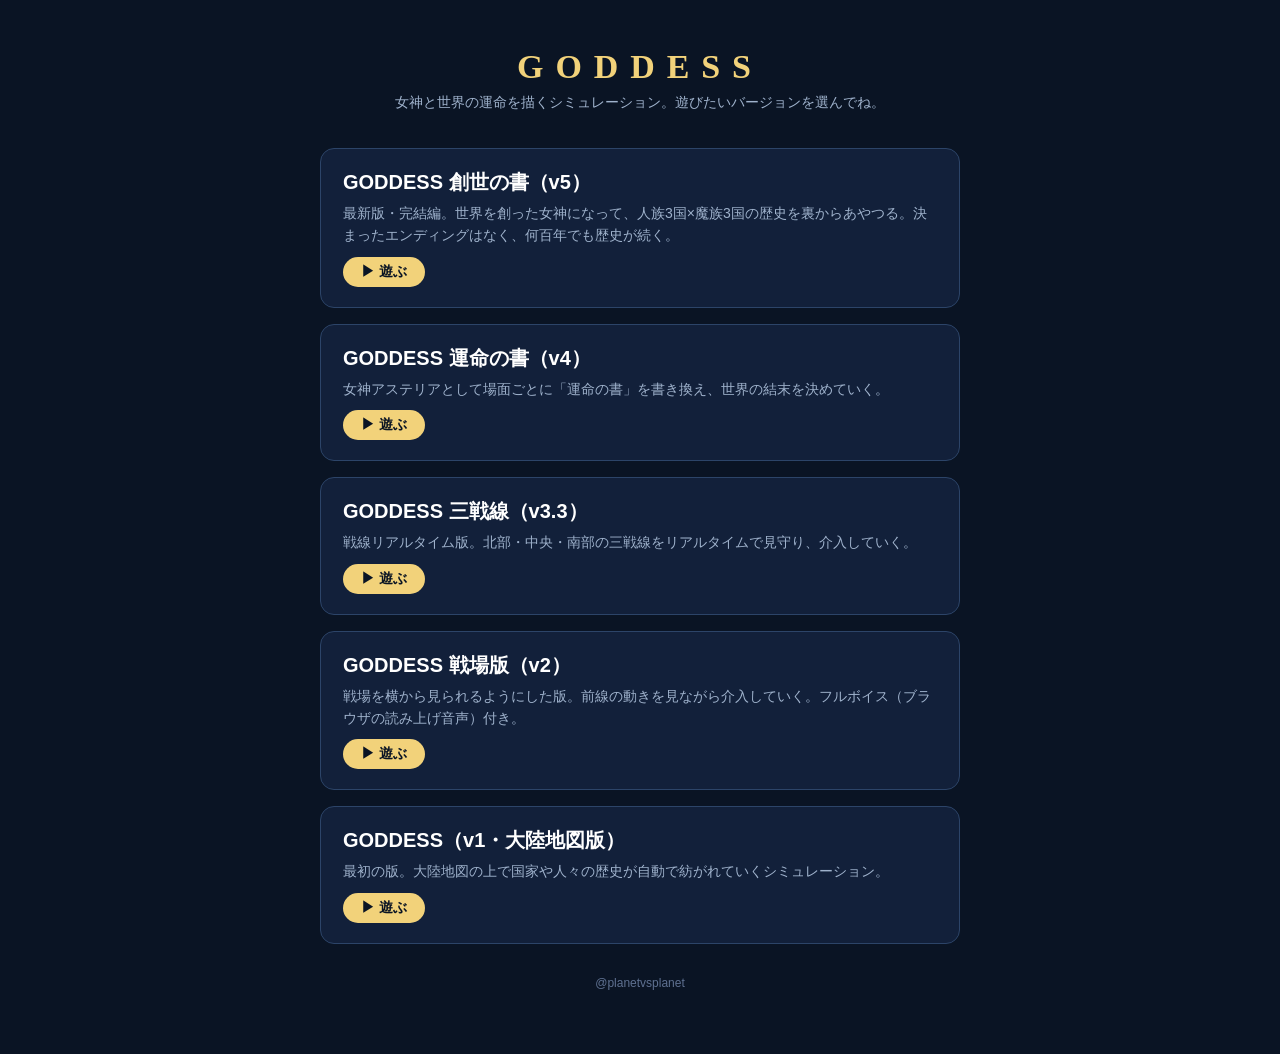
<file: index.html>
<!doctype html>
<html lang="ja">
<head>
<meta charset="utf-8">
<meta name="viewport" content="width=device-width, initial-scale=1">
<title>GODDESS | バージョン一覧</title>
<style>
  body { margin:0; background:#0a1424; color:#e8e2d0; font-family:"Hiragino Maru Gothic ProN","Hiragino Sans",sans-serif; }
  main { max-width:640px; margin:0 auto; padding:48px 20px 64px; }
  h1 { font-family:"Cinzel",serif; letter-spacing:.35em; text-align:center; color:#f2d27a; font-size:34px; margin:0 0 8px; }
  p.sub { text-align:center; color:#9fb2cc; margin:0 0 36px; font-size:14px; }
  a.card { display:block; text-decoration:none; color:inherit; background:#12203a; border:1px solid #2c4468; border-radius:14px; padding:20px 22px; margin:0 0 16px; }
  a.card:active, a.card:hover { border-color:#f2d27a; }
  .t { font-size:20px; font-weight:700; color:#fff; }
  .d { font-size:14px; color:#9fb2cc; margin-top:6px; line-height:1.6; }
  .play { display:inline-block; margin-top:10px; background:#f2d27a; color:#0a1424; font-weight:700; border-radius:999px; padding:6px 18px; font-size:14px; }
  footer { text-align:center; color:#5f7191; font-size:12px; margin-top:32px; }
</style>
</head>
<body>
<main>
  <h1>GODDESS</h1>
  <p class="sub">女神と世界の運命を描くシミュレーション。遊びたいバージョンを選んでね。</p>

  <a class="card" href="v5/">
    <div class="t">GODDESS 創世の書（v5）</div>
    <div class="d">最新版・完結編。世界を創った女神になって、人族3国×魔族3国の歴史を裏からあやつる。決まったエンディングはなく、何百年でも歴史が続く。</div>
    <span class="play">▶ 遊ぶ</span>
  </a>

  <a class="card" href="v4/">
    <div class="t">GODDESS 運命の書（v4）</div>
    <div class="d">女神アステリアとして場面ごとに「運命の書」を書き換え、世界の結末を決めていく。</div>
    <span class="play">▶ 遊ぶ</span>
  </a>

  <a class="card" href="v3_3/">
    <div class="t">GODDESS 三戦線（v3.3）</div>
    <div class="d">戦線リアルタイム版。北部・中央・南部の三戦線をリアルタイムで見守り、介入していく。</div>
    <span class="play">▶ 遊ぶ</span>
  </a>

  <a class="card" href="v2/">
    <div class="t">GODDESS 戦場版（v2）</div>
    <div class="d">戦場を横から見られるようにした版。前線の動きを見ながら介入していく。フルボイス（ブラウザの読み上げ音声）付き。</div>
    <span class="play">▶ 遊ぶ</span>
  </a>

  <a class="card" href="v1/">
    <div class="t">GODDESS（v1・大陸地図版）</div>
    <div class="d">最初の版。大陸地図の上で国家や人々の歴史が自動で紡がれていくシミュレーション。</div>
    <span class="play">▶ 遊ぶ</span>
  </a>


  <footer>@planetvsplanet</footer>
</main>
</body>
</html>
</file>
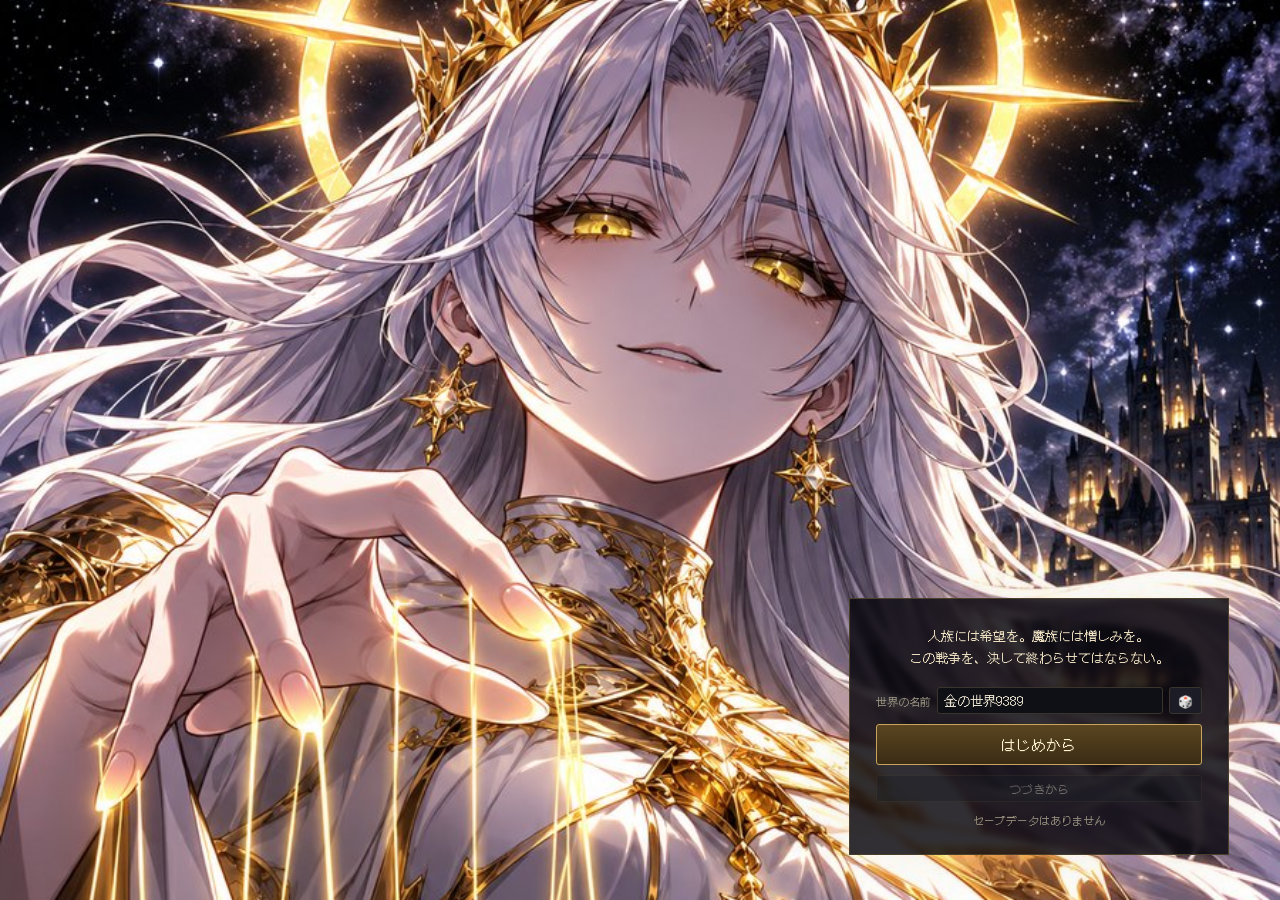
<file: v1/index.html>
<!doctype html>
<html lang="ja">
<head>
<meta charset="utf-8">
<meta name="viewport" content="width=device-width, initial-scale=1, viewport-fit=cover">
<title>GODDESS</title>
<link rel="preconnect" href="https://fonts.googleapis.com">
<link href="https://fonts.googleapis.com/css2?family=DotGothic16&family=Cinzel:wght@600;700&display=swap" rel="stylesheet">
<link rel="stylesheet" href="style.css">
</head>
<body>
<div id="app">
  <!-- 上部: 女神 -->
  <header id="top">
    <button id="drawer-left" class="drawer-btn" aria-label="戦況">☰</button>
    <div class="goddess" id="goddess-box" title="あなた(女神)">
      <div class="gface"><img id="g-face" alt=""><img id="g-face-dark" alt=""></div>
      <div class="gtext"><div class="gname">女神 <span class="lv" id="t-lv">Lv1</span></div><div class="lvbar"><span id="t-lvbar"></span></div></div>
    </div>
    <div class="stat faith" id="t-faith-box" title="信仰: 人族の祈り。介入に使う。人族がこわがっているほど多く集まる">
      <span class="lbl">信仰</span><b id="t-faith">0</b><small id="t-income">+0/月</small>
    </div>
    <div class="stat sus" id="t-aware-box" title="疑念: 女神の正体への疑い。邪神の囁きや運命の操作で増える。高くなると物語が進み、最後は反逆される">
      <span class="lbl">疑念</span><span class="abar"><span id="t-aware"></span></span><b id="t-aware-n">0</b>
    </div>
    <div class="date-box"><span id="t-date">—</span><span id="t-season" class="season">—</span><small id="t-waryear"></small></div>
    <div class="top-btns">
      <button id="btn-save">セーブ</button>
      <button id="btn-load">ロード</button>
      <button id="btn-menu">メニュー</button>
      <div id="menu">
        <button data-act="opening">オープニングをもう一度見る</button>
        <button data-act="tutorial">チュートリアルをもう一度</button>
        <button data-act="mission">女神の使命</button>
        <button data-act="help">遊び方</button>
        <button data-act="export">セーブをファイルに書き出す</button>
        <button data-act="import">ファイルから読みこむ</button>
        <button data-act="title">タイトルにもどる</button>
      </div>
    </div>
    <button id="drawer-right" class="drawer-btn" aria-label="報告">ⓘ</button>
  </header>

  <!-- 左: 戦況 -->
  <aside id="left" class="panel">
    <nav id="tabs"><button data-tab="war">戦況</button><button data-tab="chars">人物</button><button data-tab="history">年表</button></nav>
    <div id="list" class="scroll"></div>
  </aside>

  <!-- 中央: 人族 VS 魔族 -->
  <main id="mapwrap">
    <div id="map"></div>
    <div id="warbar">
      <div class="wb-side h"><span class="wb-name">人族陣営</span><b id="wb-hp">0</b><small id="wb-hc"></small></div>
      <div class="wb-track"><div class="wb-zone" title="女神にとってちょうどいい範囲"></div><div class="wb-fill" id="wb-fill"></div><div class="wb-mark" id="wb-mark"></div></div>
      <div class="wb-side d"><small id="wb-dc"></small><b id="wb-dp">0</b><span class="wb-name">魔族陣営</span></div>
      <div class="wb-label" id="wb-label">互角</div>
    </div>
    <div id="alert"></div>
    <div id="mapmode"><button data-mode="political">国</button><button data-mode="terrain">地形</button></div>
    <div id="targeting"><span id="target-text"></span><button id="target-cancel">やめる</button></div>
  </main>

  <!-- 右: 今月の報告・詳細 -->
  <aside id="right" class="panel">
    <div id="detail" class="scroll"></div>
  </aside>

  <!-- 下部: 介入とニュース -->
  <footer id="bottom">
    <div class="logbox" data-tut="7">
      <div id="log-filter"><span class="lbl">世界のニュース</span><button data-f="" class="on">すべて</button><button data-f="war">戦争</button><button data-f="goddess">女神</button><button data-f="person">人物</button><button data-f="politics">国</button></div>
      <div id="log" class="scroll"></div>
    </div>
    <div class="controls">
      <div id="interventions">
        <button class="ibtn miracle" id="btn-miracle" data-cat="miracle" data-tut="4"><img class="iico" alt=""><span><b>神の奇跡</b><small>人族に希望を</small></span></button>
        <button class="ibtn whisper" id="btn-whisper" data-cat="whisper" data-tut="5"><img class="iico" alt=""><span><b>邪神の囁き</b><small>魔族に力を</small></span></button>
        <button class="ibtn fate" id="btn-fate" data-cat="fate" data-tut="9"><img class="iico" alt=""><span><b>運命の操作</b><small>両者を争わせる</small></span></button>
      </div>
      <div class="timerow" data-tut="6">
        <span id="used-note" class="used-note"></span>
        <button id="btn-next" class="primary next">次の月へ ▶</button>
        <div id="speed"></div>
      </div>
    </div>
    <div id="imenu"></div>
  </footer>
</div>

<!-- タイトル -->
<div id="title" class="overlay">
  <div class="title-card">
    <div class="title-logo">GODDESS</div>
    <div class="catch">人族には希望を。魔族には憎しみを。<br>この戦争を、決して終わらせてはならない。</div>
    <label class="seed-row"><span>世界の名前</span><input id="seed" maxlength="40"><button id="title-dice" title="ランダム">🎲</button></label>
    <button id="title-new" class="primary">はじめから</button>
    <button id="title-continue">つづきから</button>
    <div id="title-save-info" class="small"></div>
    <div id="creating">世界を創っています……</div>
  </div>
</div>

<!-- 物語の場面(オープニング・物語・エンディング) -->
<div id="scene" class="overlay">
  <div class="sc-bg" id="sc-bg"></div>
  <div class="sc-box">
    <div class="sc-who" id="sc-who"><img id="sc-face" alt=""><span id="sc-name"></span></div>
    <div class="sc-text" id="sc-text"></div>
    <div class="sc-btns"><button id="sc-skip" class="link">とばす</button><button id="sc-next" class="primary">次へ ▶</button></div>
  </div>
</div>

<!-- チュートリアル -->
<div id="coach">
  <div class="spot" id="coach-spot"></div>
  <div class="bubble" id="coach-bubble">
    <img id="coach-face" alt="">
    <div class="bub-body"><div class="bub-name">影の側近 ノクス</div><div id="coach-text"></div>
    <div class="bub-btns"><button id="coach-skip" class="link">チュートリアルをとばす</button><button id="coach-next" class="primary">次へ</button></div></div>
  </div>
</div>

<!-- 使命・エンディング -->
<div id="mission" class="overlay"><div class="mission-card" id="mission-card"></div></div>

<!-- 遊び方 -->
<div id="help" class="overlay">
  <div class="help-card scroll">
    <h2>遊び方</h2>
    <p>あなたは<b>女神</b>。人族からは救世主として信じられていますが、本当は魔族を生み、魔王に力を与えた黒幕です。</p>
    <p><b>目的</b>: 人族と魔族の戦争を終わらせず、信仰を集めつづけること。100年つづけば勝ちです。</p>
    <h3>見るところ</h3>
    <ul>
      <li><b>戦況バー</b>(地図の上): 青が人族、赤が魔族。真ん中の金色の帯に入っているのがちょうどいい状態。</li>
      <li><b>信仰</b>(上): 人族の祈り。介入に使う。人族がこわがっているほど多く集まり、人族が勝ちすぎると減る。</li>
      <li><b>疑念</b>(上): 女神の正体への疑い。高くなると物語が進み、最後は勇者と魔王が手を組んで女神に挑んでくる。</li>
      <li><b>今月の報告</b>(右): 戦いの結果、信仰の増減、側近のアドバイス。</li>
    </ul>
    <h3>やること(1か月ごと)</h3>
    <ol>
      <li>戦況を見る。どちらが勝ちすぎているか?</li>
      <li>下の3つのボタンから介入を1つえらぶ(えらばなくてもいい)。</li>
      <li>「次の月へ」を押す。軍が動いて戦う。</li>
    </ol>
    <ul>
      <li><b>神の奇跡</b>: 人族を強くする。疑念はほとんど増えない。</li>
      <li><b>邪神の囁き</b>: 魔族を強くする。疑念が増える。</li>
      <li><b>運命の操作</b>: 両方に働きかける。和平の妨害・天災・記憶の改ざんなど。</li>
    </ul>
    <h3>負けになるとき</h3>
    <p>人族か魔族のどちらかが滅びる/和平が結ばれる/神殺しの同盟に倒される。</p>
    <p class="small">「自動」ボタンで時間を止めずに進めることもできます。地図はドラッグで移動、ホイールで拡大できます。</p>
    <button id="help-close" class="primary">閉じる</button>
  </div>
</div>

<div id="toast"></div>
<div id="bigevent"></div>
<input type="file" id="import-file" accept=".json,application/json" hidden>

<script src="lib/phaser.min.js"></script>
<script src="assets/assets.js"></script>
<!-- シミュレーション(計算) -->
<script src="src/config.js"></script>
<script src="src/core/rng.js"></script>
<script src="src/data/data.js"></script>
<script src="src/data/names.js"></script>
<script src="world/terrain.js"></script>
<script src="world/map.js"></script>
<script src="simulation/state.js"></script>
<script src="characters/personality.js"></script>
<script src="characters/character.js"></script>
<script src="characters/family.js"></script>
<script src="nations/nation.js"></script>
<script src="nations/ai.js"></script>
<script src="simulation/population.js"></script>
<script src="simulation/economy.js"></script>
<script src="simulation/diplomacy.js"></script>
<script src="simulation/factions.js"></script>
<script src="combat/battle.js"></script>
<script src="combat/army.js"></script>
<script src="simulation/events.js"></script>
<script src="goddess/faith.js"></script>
<script src="goddess/powers.js"></script>
<script src="goddess/story.js"></script>
<script src="history/timeline.js"></script>
<script src="simulation/time.js"></script>
<script src="save/save.js"></script>
<!-- 描画と画面 -->
<script src="render/sprites.js"></script>
<script src="render/scene.js"></script>
<script src="ui/art.js"></script>
<script src="ui/hud.js"></script>
<script src="ui/panels.js"></script>
<script src="ui/events-log.js"></script>
<script src="ui/story-ui.js"></script>
<script src="ui/tutorial.js"></script>
<script src="src/main.js"></script>
</body>
</html>
</file>
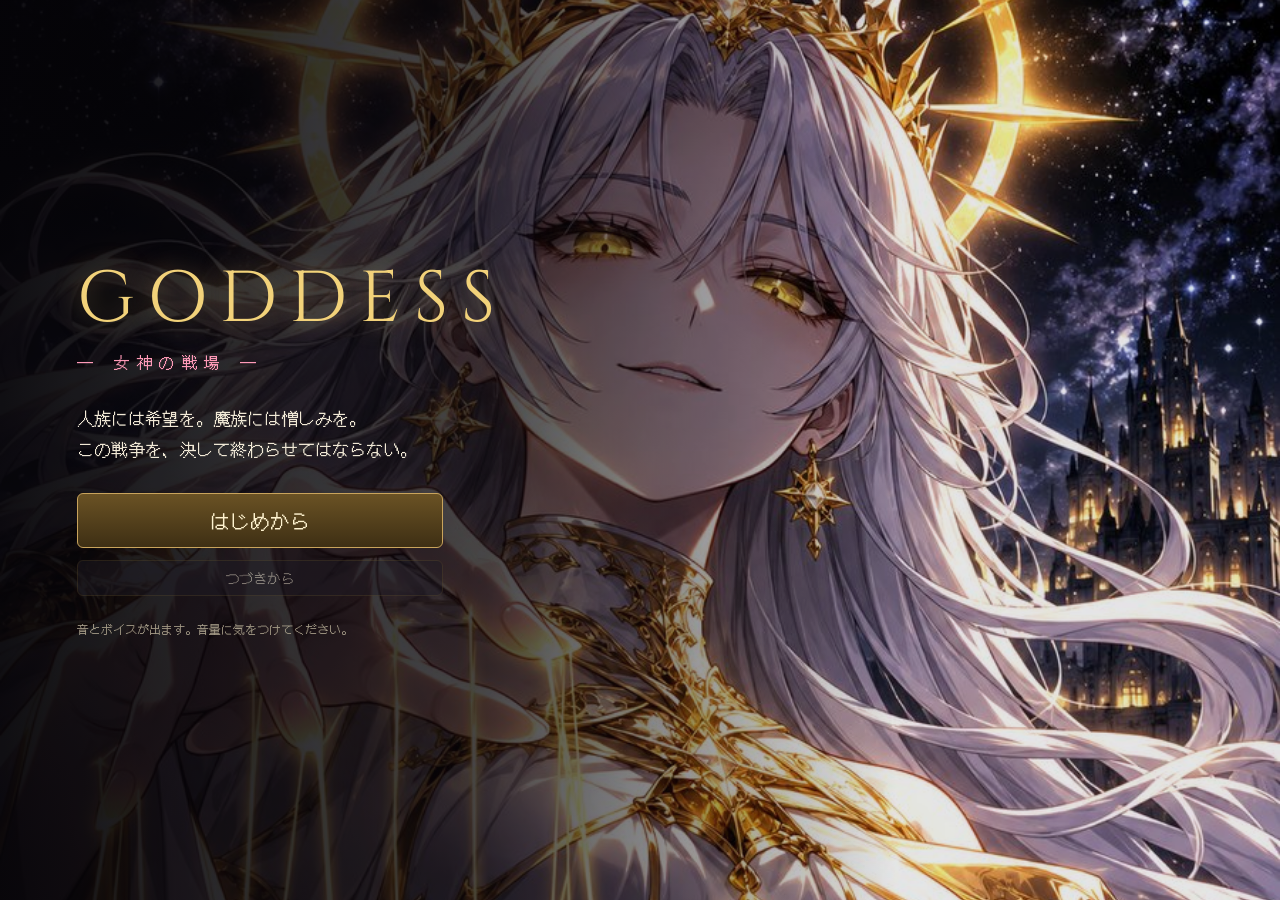
<file: v2/index.html>
<!doctype html>
<html lang="ja">
<head>
<meta charset="utf-8">
<meta name="viewport" content="width=device-width, initial-scale=1, viewport-fit=cover">
<title>GODDESS 戦場版</title>
<link rel="preconnect" href="https://fonts.googleapis.com">
<link href="https://fonts.googleapis.com/css2?family=DotGothic16&family=Cinzel:wght@600;700&display=swap" rel="stylesheet">
<link rel="stylesheet" href="style.css">
</head>
<body>
<div id="app">
  <header id="top">
    <div id="gface" class="gface" title="女神アステリア(あなた)"><img src="assets/img/face_light.jpg" alt=""><img class="dark" src="assets/img/face_dark.jpg" alt=""></div>
    <div class="meter faith" title="信仰: 人族の祈り。介入に使う。前線がまんなかにあるほど多く集まる">
      <span class="lbl">信仰</span><b id="faith-n">0</b><span class="bar"><i id="faith-bar"></i></span>
    </div>
    <div class="meter sus" title="疑念: 女神の正体への疑い。邪神の囁きと運命の操作で増える。100になると反逆される">
      <span class="lbl">疑念</span><b id="sus-n">0</b><span class="bar"><i id="sus-bar"></i></span>
    </div>
    <div class="when"><span id="date"></span><small id="goal"></small></div>
    <button id="btn-settings" aria-label="設定">⚙ 設定</button>
    <div id="settings">
      <label><input type="checkbox" id="set-music" checked> 音楽(BGM)</label>
      <label><input type="checkbox" id="set-voice" checked> ボイス</label>
      <label><input type="checkbox" id="set-sfx" checked> 効果音</label>
      <label><input type="checkbox" id="set-auto"> セリフを自動で送る</label>
      <button id="btn-help">遊び方</button>
      <button id="btn-title">タイトルへ</button>
    </div>
  </header>

  <main id="stage">
    <canvas id="field"></canvas>
    <div id="frontgauge">
      <span class="fg-side h">人族の城</span>
      <div class="fg-track"><div class="fg-zone"></div><div class="fg-mark" id="fg-mark"></div></div>
      <span class="fg-side d">魔族の城</span>
      <div class="fg-label" id="fg-label"></div>
    </div>
    <div id="peace-warn" class="warnchip">和平が進んでいる! 次に和平の話が来たら止めて</div>
    <div id="revolt-warn" class="warnchip revolt"></div>
  </main>

  <section id="card" class="card">
    <div class="ev-img" id="ev-img"></div>
    <div class="t-head"><span id="month-label"></span><span id="card-hint"></span></div>
    <div class="t-body">
      <img class="t-face" alt="">
      <div class="t-main"><div class="t-name"></div><div class="t-text"></div></div>
    </div>
    <div id="choices"></div>
  </section>
</div>

<div id="title" class="overlay">
  <div class="title-art"></div>
  <div class="title-box">
    <div class="logo">GODDESS</div>
    <div class="logo-sub">― 女神の戦場 ―</div>
    <p class="catch">人族には希望を。魔族には憎しみを。<br>この戦争を、決して終わらせてはならない。</p>
    <button id="btn-new" class="primary big">はじめから</button>
    <button id="btn-cont">つづきから</button>
    <p class="small">音とボイスが出ます。音量に気をつけてください。</p>
  </div>
</div>

<div id="scene" class="overlay">
  <div class="sc-bg" id="sc-bg"></div>
  <div class="sc-box">
    <div class="t-body"><img class="t-face" alt=""><div class="t-main"><div class="t-name"></div><div class="t-text"></div></div></div>
    <div class="sc-btns"><button id="sc-skip" class="link">とばす</button><button id="sc-next" class="primary">次へ ▶</button></div>
  </div>
</div>

<div id="ending" class="overlay"><div id="end-card"></div></div>

<div id="help" class="overlay">
  <div class="help-card">
    <h2>遊び方</h2>
    <p>あなたは<b>女神アステリア</b>。人族からは救いの神とあがめられていますが、本当は魔族を生み、魔王に力を与えている黒幕です。</p>
    <p><b>目的</b>: 人族と魔族の戦争を<b>5年つづける</b>こと。</p>
    <ul>
      <li>毎月、だれかが話しかけてきます。<b>3つの中から1つ</b>えらんでください。</li>
      <li>えらぶと、戦場ですぐに結果が見えます。そのあと1か月の戦いがはじまります。</li>
      <li><b>前線</b>(白い点線)を、まんなかの<b>金色の帯</b>の中にたもつのがコツです。帯の中にあるほど、人族はたくさん祈ります(信仰が増える)。</li>
      <li>前線がどちらかの城まで届くと、片方が滅びて負けです。和平が結ばれても負けです。</li>
      <li><b>神の奇跡</b>(金色)は人族を強くします。<b>邪神の囁き</b>(紫)は魔族を強くしますが、<b>疑念</b>が増えます。<b>運命の操作</b>(青)は両方に働きかけます。</li>
      <li>疑念が上がると物語が進み、100になると勇者と魔王が手を組んで女神に反逆してきます。</li>
    </ul>
    <p class="small">ボイスはブラウザの読み上げ機能を使っています。設定から音楽・ボイス・効果音を切りかえられます。</p>
    <button id="help-close" class="primary">閉じる</button>
  </div>
</div>

<script src="js/data/characters.js"></script>
<script src="js/data/events.js"></script>
<script src="js/game/state.js"></script>
<script src="js/audio/bgm.js"></script>
<script src="js/audio/voice.js"></script>
<script src="js/game/field.js"></script>
<script src="js/ui/ui.js"></script>
<script src="js/main.js"></script>
</body>
</html>
</file>
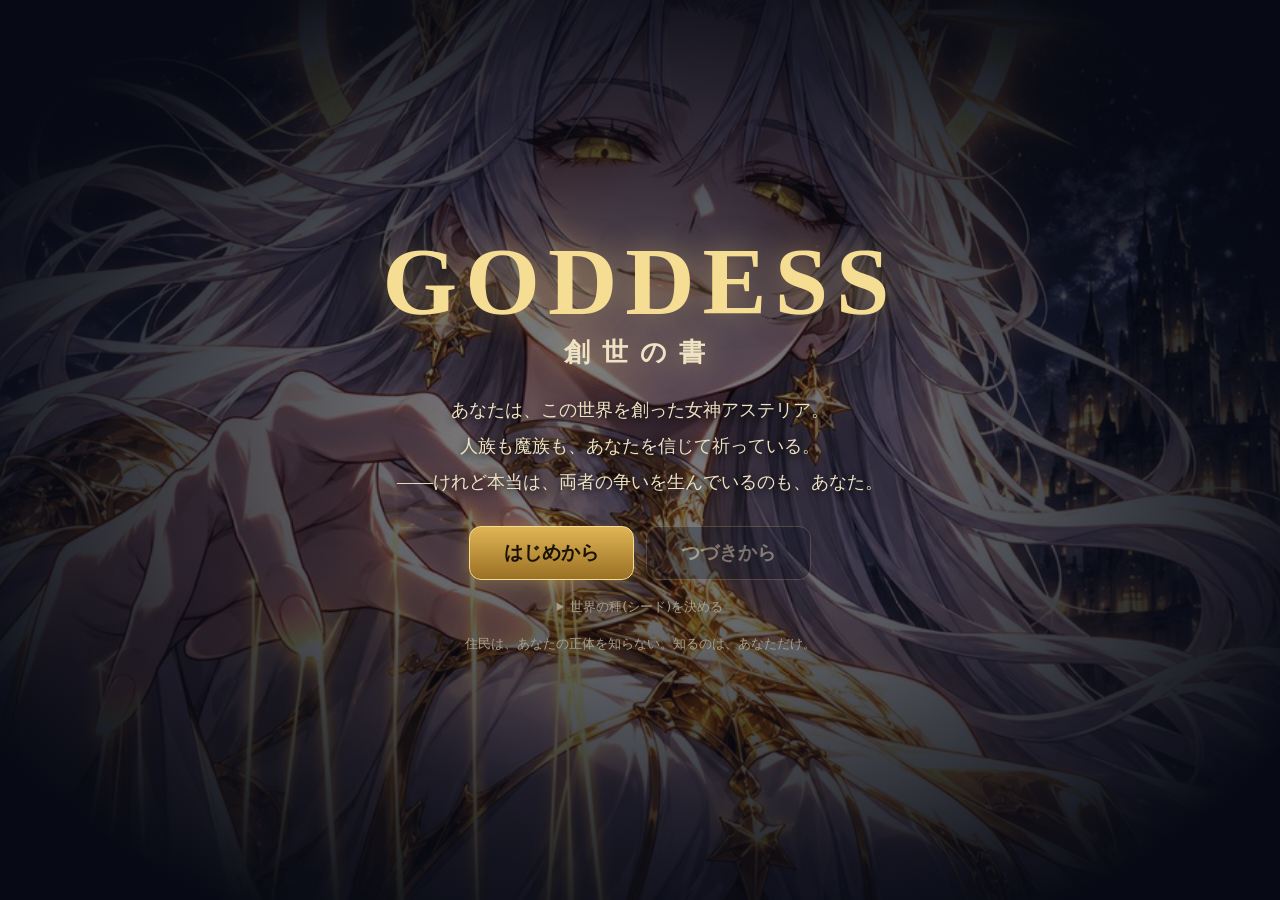
<file: v5/index.html>
<!doctype html>
<html lang="ja">
<head>
<meta charset="utf-8">
<meta name="viewport" content="width=device-width, initial-scale=1, viewport-fit=cover">
<title>GODDESS 創世の書</title>
<link rel="stylesheet" href="css/style.css">
</head>
<body>
<div id="app">
  <header id="top">
    <button id="btn-left" class="icon-btn only-sp" aria-label="一覧">☰</button>
    <div class="brand">GODDESS<small>創世の書</small></div>
    <div class="stat date"><b id="t-date">—</b><small id="t-season">—</small></div>
    <div class="stat power" title="神力: 介入に使う力。信仰から毎月たまる"><span>神力</span><b id="t-power">0</b><small id="t-inc">+0/月</small></div>
    <div class="stat faith fh" title="人族の信仰"><span>人族の信仰</span><b id="t-fh">0</b></div>
    <div class="stat faith fd" title="魔族の信仰"><span>魔族の信仰</span><b id="t-fd">0</b></div>
    <div class="stat pop only-pc" title="世界の人口"><span>世界人口</span><b id="t-pop">0</b></div>
    <div id="speed" role="group" aria-label="時間の速さ">
      <button data-sp="0" title="止める">❚❚</button>
      <button data-sp="1" title="ふつう">▶</button>
      <button data-sp="2" title="はやい">▶▶</button>
      <button data-sp="3" title="とてもはやい">▶▶▶</button>
    </div>
    <button id="btn-menu" class="icon-btn" aria-label="メニュー">⚙</button>
  </header>

  <aside id="left" class="panel">
    <nav id="tabs">
      <button data-tab="nations">国家</button><button data-tab="people">人物</button><button data-tab="cities">都市</button><button data-tab="wars">戦争</button><button data-tab="history">歴史</button><button data-tab="plans">計画</button>
    </nav>
    <div id="list" class="scroll"></div>
  </aside>

  <main id="mapwrap">
    <canvas id="map"></canvas>
    <div id="banner"></div>
    <div id="feed"><div id="warline"></div><div id="feed-list"></div></div>
    <div id="picker"><span id="picker-text"></span><button id="picker-cancel">やめる</button></div>
    <div id="zoom"><button data-z="in">＋</button><button data-z="out">－</button><button data-z="fit">⌂</button></div>
    <div id="legend" class="only-pc"><span class="lg h">人族の国</span><span class="lg d">魔族の国</span><span class="lg w">戦争中の国境</span></div>
  </main>

  <aside id="right" class="panel">
    <button id="right-close" class="icon-btn only-sp" aria-label="閉じる">✕</button>
    <div id="detail" class="scroll"></div>
  </aside>

  <footer id="bottom">
    <div id="spot-wrap"><div class="spot-head">いま注目の出来事</div><div id="spot"></div></div>
    <div id="news-wrap">
      <div id="news-filter"><button data-f="" class="on">すべて</button><button data-f="war">戦争</button><button data-f="person">人物</button><button data-f="politics">国</button><button data-f="goddess">女神</button></div>
      <div id="news" class="scroll"></div>
    </div>
  </footer>

  <div id="toast"></div>
  <div id="modal" class="hidden"><div class="modal-box" id="modal-box"></div></div>
  <div id="battle" class="hidden"></div>
  <div id="coach" class="hidden"><div id="coach-hole"></div><div id="coach-box"></div></div>

  <div id="title">
    <div class="title-bg"></div>
    <div class="title-inner">
      <h1>GODDESS<span>創世の書</span></h1>
      <p class="lead">あなたは、この世界を創った女神アステリア。<br>人族も魔族も、あなたを信じて祈っている。<br>――けれど本当は、両者の争いを生んでいるのも、あなた。</p>
      <div class="title-btns">
        <button id="btn-new" class="big">はじめから</button>
        <button id="btn-continue" class="big ghost">つづきから</button>
      </div>
      <details class="seed"><summary>世界の種(シード)を決める</summary><input id="seed" placeholder="空なら毎回ちがう世界" maxlength="20"></details>
      <p class="small">住民は、あなたの正体を知らない。知るのは、あなただけ。</p>
    </div>
  </div>
</div>
<script src="js/rng.js"></script>
<script src="js/data.js"></script>
<script src="js/terrain.js"></script>
<script src="js/map.js"></script>
<script src="js/core.js"></script>
<script src="js/people.js"></script>
<script src="js/world.js"></script>
<script src="js/nations.js"></script>
<script src="js/war.js"></script>
<script src="js/story.js"></script>
<script src="js/goddess.js"></script>
<script src="js/sim.js"></script>
<script src="js/audio.js"></script>
<script src="js/render.js"></script>
<script src="js/battleview.js"></script>
<script src="js/ui.js"></script>
<script src="js/main.js"></script>
</body>
</html>
</file>
<file: v1/style.css>
/* GODDESS — 落ち着いたダークファンタジー調の画面 */
:root {
  --bg: #0c0d12; --panel: #14151c; --panel2: #1b1c25; --line: #2e2b26; --gold: #c9a45c; --gold2: #e8cf8f;
  --text: #e8e0cd; --dim: #9c9583; --red: #d0584e; --grn: #79b36f; --blue: #6b9be0;
  --font: "DotGothic16", "Hiragino Kaku Gothic ProN", "Yu Gothic", "Meiryo", sans-serif;
  --serif: "Cinzel", "Times New Roman", serif;
}
* { box-sizing: border-box; }
html, body { margin: 0; height: 100%; background: var(--bg); color: var(--text); font-family: var(--font); font-size: 13px; overflow: hidden; }
button { font-family: var(--font); font-size: 12px; color: var(--text); background: var(--panel2); border: 1px solid #3a352c; border-radius: 3px; padding: 4px 8px; cursor: pointer; }
button:hover { border-color: var(--gold); color: var(--gold2); }
button.on { background: #3a3020; border-color: var(--gold); color: var(--gold2); }
button:disabled { opacity: .4; cursor: default; }
select, input { font-family: var(--font); background: #0f1016; color: var(--text); border: 1px solid #3a352c; border-radius: 3px; padding: 3px 6px; }
small { color: var(--dim); font-size: 11px; }
.scroll { overflow-y: auto; scrollbar-width: thin; scrollbar-color: #3a352c transparent; }
.red { color: var(--red); } .grn { color: var(--grn); }

#app { display: grid; height: 100vh; height: 100dvh; width: 100vw; grid-template-columns: 272px minmax(0, 1fr) 316px; grid-template-rows: 48px 1fr 178px; }
.panel { background: var(--panel); border-right: 1px solid var(--line); min-height: 0; display: flex; flex-direction: column; }
#right { border-right: 0; border-left: 1px solid var(--line); }

/* 上部 */
#top { grid-column: 1 / 4; display: flex; align-items: center; gap: 14px; padding: 0 10px; background: linear-gradient(#181820, #111117); border-bottom: 1px solid #4a3f2a; box-shadow: 0 1px 0 #000; position: relative; z-index: 5; }
.logo { font-family: var(--serif); font-weight: 700; font-size: 20px; letter-spacing: 5px; color: var(--gold2); text-shadow: 0 0 10px rgba(232, 207, 143, .35); }
.date-box { display: flex; align-items: center; gap: 6px; font-size: 15px; }
.season { font-size: 11px; padding: 1px 6px; border-radius: 8px; background: #333; }
.s-spring { background: #6b3b4f; } .s-summer { background: #2f5e35; } .s-autumn { background: #7a4a1e; } .s-winter { background: #3b5370; }
.stat { display: flex; align-items: center; gap: 6px; white-space: nowrap; }
.stat .lbl, .lbl { color: var(--dim); font-size: 11px; }
.pbar, .abar { width: 90px; height: 8px; background: #0b0b10; border: 1px solid #3a352c; border-radius: 4px; overflow: hidden; display: inline-block; }
#t-power-bar { display: block; height: 100%; background: linear-gradient(90deg, #a07a2c, #f2d27a); transition: width .3s; }
.abar { width: 60px; } #t-aware { display: block; height: 100%; background: linear-gradient(90deg, #6b6bd8, #d06bd8); }
.ticker { flex: 1; min-width: 0; overflow: hidden; white-space: nowrap; text-overflow: ellipsis; color: var(--gold2); font-size: 12px; cursor: pointer; padding: 3px 8px; border-left: 1px solid var(--line); }
.top-btns { display: flex; gap: 4px; position: relative; }
#menu { display: none; position: absolute; right: 0; top: 32px; background: var(--panel2); border: 1px solid var(--gold); padding: 6px; flex-direction: column; gap: 4px; min-width: 210px; z-index: 30; }
#menu.open { display: flex; }
.drawer-btn { display: none; font-size: 16px; }

/* 左 */
#tabs { display: flex; border-bottom: 1px solid var(--line); }
#tabs button { flex: 1; border: 0; border-radius: 0; background: transparent; padding: 8px 0; border-bottom: 2px solid transparent; }
#tabs button.on { border-bottom-color: var(--gold); color: var(--gold2); background: #1d1b17; }
#list, #detail { flex: 1; min-height: 0; padding: 6px; }
.lh { display: flex; align-items: center; justify-content: space-between; gap: 6px; color: var(--gold); font-size: 12px; margin: 8px 4px 4px; border-bottom: 1px solid var(--line); padding-bottom: 3px; }
.item { display: flex; align-items: center; gap: 8px; padding: 6px; border-radius: 3px; cursor: pointer; border: 1px solid transparent; }
.item:hover { background: #1e1d19; border-color: #3a352c; }
.item.sel { background: #2a2418; border-color: var(--gold); }
.item.dim { opacity: .55; }
.grow { flex: 1; min-width: 0; }
.nm { white-space: nowrap; overflow: hidden; text-overflow: ellipsis; }
.sub { color: var(--dim); font-size: 11px; white-space: nowrap; overflow: hidden; text-overflow: ellipsis; }
.flag { width: 30px; height: 20px; image-rendering: pixelated; border: 1px solid #000; }
.face { width: 32px; height: 32px; image-rendering: pixelated; border: 1px solid #3a352c; border-radius: 2px; }
.bar { display: inline-block; flex: 1; height: 5px; background: #0b0b10; border-radius: 3px; overflow: hidden; min-width: 50px; vertical-align: middle; }
.bar > span { display: block; height: 100%; background: var(--gold); }
.item .bar { display: block; margin-top: 3px; }
.tag { display: inline-block; font-size: 10px; padding: 0 5px; margin-left: 4px; border-radius: 7px; background: #2f2c26; color: var(--text); vertical-align: middle; }
.tag.war { background: #5b1f1b; color: #ffb3a8; } .tag.ok { background: #1f4a2a; color: #aee6b4; } .tag.gold { background: #4d3d17; color: #f2d27a; } .tag.trait { background: #24303f; color: #bcd3f0; margin: 2px 4px 2px 0; }
.empty { color: var(--dim); padding: 14px; text-align: center; }
.warbar { display: flex; height: 5px; margin-top: 3px; border-radius: 3px; overflow: hidden; }
.yr { color: var(--gold); margin: 10px 4px 2px; font-size: 13px; } .yr small { margin-left: 6px; }
.hist { padding: 4px 6px 4px 9px; border-left: 2px solid #444; margin: 3px 2px; cursor: default; }
.hist[data-focus] { cursor: pointer; } .hist[data-focus]:hover { background: #1e1d19; }
.hist b { display: block; font-weight: normal; color: var(--text); }
.hist span { display: block; color: var(--dim); font-size: 11px; line-height: 1.45; }
.hist.big b { color: var(--gold2); }
.t-war { border-left-color: #c0392b; } .t-politics, .t-nation { border-left-color: #6b9be0; } .t-person { border-left-color: #79b36f; }
.t-disaster { border-left-color: #d98a3a; } .t-goddess, .t-miracle { border-left-color: #f2d27a; } .t-religion { border-left-color: #b77fd6; } .t-discovery { border-left-color: #4fc1c1; }
.race-ico { width: 28px; height: 28px; border-radius: 50%; display: inline-block; border: 2px solid #000; }
.race-ico.big { width: 44px; height: 44px; }
.r-human { background: #d9b48a; } .r-demon { background: #8a5bd1; } .r-elf { background: #7ccf8a; } .r-dwarf { background: #b5784a; } .r-beast { background: #c9a04a; } .r-dragon { background: #c94a3a; }

/* 中央 */
#mapwrap { position: relative; min-width: 0; min-height: 0; background: #0a1424; overflow: hidden; }
#map { position: absolute; inset: 0; }
#map canvas { display: block; }
#world-name { position: absolute; left: 10px; top: 8px; color: var(--dim); font-size: 11px; pointer-events: none; text-shadow: 0 1px 2px #000; }
#mapmode { position: absolute; right: 10px; top: 8px; display: flex; gap: 2px; }
#mapmode button { background: rgba(20, 21, 28, .85); }
#targeting { position: absolute; left: 50%; top: 10px; transform: translateX(-50%); background: rgba(40, 32, 16, .95); border: 1px solid var(--gold); padding: 6px 10px; border-radius: 4px; display: none; gap: 10px; align-items: center; color: var(--gold2); box-shadow: 0 0 20px rgba(242, 210, 122, .25); }
#targeting.on { display: flex; }

/* 右 */
.dh { display: flex; align-items: center; gap: 10px; margin: 4px 2px 10px; }
.dh .title { font-size: 17px; color: var(--gold2); }
.bigflag { width: 60px; height: 40px; image-rendering: pixelated; border: 1px solid #000; }
.bigface { width: 64px; height: 64px; image-rendering: pixelated; border: 1px solid var(--gold); }
.kv { display: flex; align-items: center; gap: 8px; padding: 3px 4px; border-bottom: 1px dotted #26241f; }
.kv > span:first-child { color: var(--dim); min-width: 82px; font-size: 12px; }
.kv > b { font-weight: normal; margin-left: auto; text-align: right; }
.kv .bar { max-width: 110px; }
.sect { color: var(--gold); margin: 12px 2px 4px; font-size: 12px; border-bottom: 1px solid var(--line); padding-bottom: 2px; }
.btns { display: flex; flex-wrap: wrap; gap: 4px; margin-bottom: 8px; }
.pbtn { display: inline-flex; align-items: center; gap: 4px; background: #2a2418; border-color: #6a5630; color: var(--gold2); }
.pbtn small { color: #b39a64; }
.pbtn.cant { opacity: .45; }
.res, .blds { display: flex; flex-wrap: wrap; gap: 6px; padding: 2px; }
.res span, .bld { background: #1e1d19; border: 1px solid #2f2c26; padding: 2px 6px; border-radius: 3px; font-size: 11px; }
.mini { padding: 3px 6px; cursor: pointer; border-radius: 3px; }
.mini:hover { background: #1e1d19; }
.lnk { color: #e8d6a8; cursor: pointer; text-decoration: none; }
.lnk:hover { text-decoration: underline; color: var(--gold2); }
.dot { display: inline-block; width: 8px; height: 8px; border-radius: 50%; margin-right: 4px; border: 1px solid #000; }
.dip { display: flex; align-items: center; gap: 4px; padding: 2px 4px; }
.relv { margin-left: auto; font-size: 11px; } .relv.pos { color: var(--grn); } .relv.neg { color: var(--red); }
.person-row { display: flex; gap: 8px; align-items: center; padding: 6px; background: #1a1915; border: 1px solid #2f2c26; border-radius: 4px; margin-bottom: 6px; cursor: pointer; }
.person-row .face { width: 44px; height: 44px; }
.tags { margin: 4px 0 6px; }
.death { color: var(--red); margin: 4px 2px 8px; }
.mem { padding: 2px 6px; font-size: 12px; } .mem small { margin-right: 4px; }
.sides { display: grid; grid-template-columns: 1fr 1fr; gap: 8px; } .score { color: var(--gold2); margin-top: 3px; }
.desc { color: var(--dim); line-height: 1.6; }
.hint { color: var(--dim); font-size: 11px; margin-top: 12px; line-height: 1.6; }
.chart { width: 100%; height: 110px; background: #0f1016; border: 1px solid var(--line); }
.chart-x { display: flex; justify-content: space-between; color: var(--dim); font-size: 10px; }
.terr-ico { width: 32px; height: 32px; border: 1px solid #000; }
.t-grass.terr-ico { background: #56853b; } .t-forest.terr-ico { background: #33612f; } .t-deepforest.terr-ico { background: #21442a; } .t-mountain.terr-ico { background: #7a7268; }
.t-snow.terr-ico { background: #e6ecf1; } .t-desert.terr-ico { background: #d1b273; } .t-swamp.terr-ico { background: #46553a; } .t-coast.terr-ico { background: #d4c290; }
.t-river.terr-ico, .t-lake.terr-ico, .t-sea.terr-ico, .t-deep.terr-ico, .t-shallow.terr-ico { background: #2d7599; }

/* 下部 */
#bottom { grid-column: 1 / 4; display: flex; min-width: 0; background: var(--panel); border-top: 1px solid #4a3f2a; min-height: 0; }
.logbox { flex: 1; min-width: 0; display: flex; flex-direction: column; border-right: 1px solid var(--line); }
#log-filter { display: flex; align-items: center; gap: 3px; padding: 4px 8px; border-bottom: 1px solid var(--line); flex-wrap: wrap; }
#log-filter .lbl { margin-right: 6px; color: var(--gold); }
#log-filter button { padding: 1px 7px; font-size: 11px; }
#log { flex: 1; min-height: 0; padding: 2px 6px; }
.ev { display: flex; align-items: baseline; gap: 6px; padding: 3px 4px; border-bottom: 1px solid #1c1b18; cursor: pointer; white-space: nowrap; overflow: hidden; }
.ev:hover { background: #1e1d19; }
.ev .ety { flex: none; width: 18px; height: 18px; line-height: 18px; text-align: center; border-radius: 3px; font-size: 11px; background: #333; align-self: center; }
.ev.t-war .ety { background: #6e2620; } .ev.t-politics .ety, .ev.t-nation .ety { background: #2a4a7a; } .ev.t-person .ety { background: #2e5a2e; }
.ev.t-disaster .ety { background: #7a4a1a; } .ev.t-goddess .ety, .ev.t-miracle .ety { background: #7a6420; } .ev.t-religion .ety { background: #5a3a7a; } .ev.t-discovery .ety { background: #1f6363; }
.edate { color: var(--dim); font-size: 11px; flex: none; }
.ev b { font-weight: normal; flex: none; }
.ev.big b { color: var(--gold2); }
.etx { color: var(--dim); font-size: 12px; overflow: hidden; text-overflow: ellipsis; }
.ev.new { animation: flash 1.2s ease-out; }
@keyframes flash { from { background: #3a3020; } to { background: transparent; } }
.controls { width: 470px; padding: 6px 10px; display: flex; flex-direction: column; gap: 4px; }
#speed { display: flex; gap: 3px; }
#speed button { flex: 1; padding: 5px 0; }
.pause-ico { display: inline-block; width: 8px; height: 9px; border-left: 3px solid currentColor; border-right: 3px solid currentColor; margin-right: 4px; vertical-align: -1px; }
#powers { display: grid; grid-template-columns: repeat(3, 1fr); gap: 4px; }
.power { display: flex; align-items: center; gap: 5px; padding: 5px 6px; background: linear-gradient(#262117, #1c1913); border-color: #5a4a2a; }
.power .pname { flex: 1; text-align: left; color: var(--gold2); }
.power .pcost { font-size: 10px; color: #b39a64; }
.power.cant { opacity: .45; }
.power.on { box-shadow: 0 0 0 1px var(--gold2), 0 0 12px rgba(242, 210, 122, .5); }
/* 力のアイコン(仮。ChatGPTの画像に差しかえ予定) */
.pico { width: 14px; height: 14px; border-radius: 50%; display: inline-block; flex: none; border: 1px solid #000; }
.pico-oracle { background: radial-gradient(#fff, #e8d48b); } .pico-bless { background: radial-gradient(#fff6c0, #d4a017); } .pico-harvest { background: radial-gradient(#f0e080, #6a9a30); }
.pico-disaster { background: radial-gradient(#ffb0a0, #a01818); } .pico-hero { background: radial-gradient(#e0f0ff, #3a6ad0); } .pico-miracle { background: radial-gradient(#fff, #c070ff); }

/* タイトル・ヘルプ */
.overlay { position: fixed; inset: 0; display: none; align-items: center; justify-content: center; z-index: 50; background: rgba(5, 5, 8, .78); }
.overlay.open { display: flex; }
#title { background: radial-gradient(ellipse at center, rgba(40, 32, 18, .55), rgba(5, 5, 8, .95)), #07080c; }
.title-card { width: min(440px, 92vw); text-align: center; display: flex; flex-direction: column; gap: 10px; padding: 26px; border: 1px solid #4a3f2a; background: rgba(16, 16, 22, .92); box-shadow: 0 0 60px rgba(201, 164, 92, .15); }
.title-logo { font-family: var(--serif); font-size: 44px; letter-spacing: 12px; color: var(--gold2); text-shadow: 0 0 22px rgba(232, 207, 143, .45); margin-right: -12px; }
.catch { color: var(--dim); font-size: 13px; line-height: 1.7; margin-bottom: 8px; }
.seed-row { display: flex; align-items: center; gap: 6px; text-align: left; }
.seed-row span { color: var(--dim); font-size: 11px; white-space: nowrap; }
.seed-row input { flex: 1; min-width: 0; }
button.primary { background: linear-gradient(#5a4520, #3a2c14); border-color: var(--gold); color: #fff3d0; font-size: 15px; padding: 9px; }
button.link { background: none; border: 0; color: var(--dim); text-decoration: underline; }
.small { color: var(--dim); font-size: 11px; }
#creating { display: none; color: var(--gold2); } #creating.on { display: block; animation: blink 1s infinite; }
@keyframes blink { 50% { opacity: .4; } }
.help-card { width: min(620px, 94vw); max-height: 88vh; background: var(--panel); border: 1px solid var(--gold); padding: 18px 22px; line-height: 1.7; }
.help-card h2 { color: var(--gold2); margin-top: 0; } .help-card h3 { color: var(--gold); margin-bottom: 2px; }
.help-card ul { padding-left: 18px; margin: 4px 0; }
#toast { position: fixed; left: 50%; bottom: 200px; transform: translateX(-50%) translateY(10px); background: rgba(30, 26, 18, .96); border: 1px solid var(--gold); padding: 8px 16px; border-radius: 4px; opacity: 0; pointer-events: none; transition: .25s; z-index: 60; color: var(--gold2); }
#toast.on { opacity: 1; transform: translateX(-50%); }

/* 画面がせまいとき(スマホ・小さいウィンドウ) */
@media (max-width: 1100px) {
  #app { grid-template-columns: 236px minmax(0, 1fr) 280px; }
  .stat.aware, .ticker { display: none; }
  .controls { width: 380px; }
}
@media (max-width: 900px) {
  #app { grid-template-columns: minmax(0, 1fr); grid-template-rows: 44px minmax(0, 1fr) 210px; }
  #top { gap: 8px; padding: 0 6px; min-width: 0; }
  .top-btns button { padding: 4px 6px; }
  .date-box { font-size: 13px; }
  .logo { display: none; }
  #top > * { white-space: nowrap; flex: none; }
  .top-btns { margin-left: auto; }
  .stat.power-stat .lbl { display: none; }
  .drawer-btn { display: inline-block; flex: none; }
  .stat:not(.power-stat), .ticker, #btn-load { display: none; }
  .pbar { width: 50px; }
  #left, #right { position: fixed; top: 44px; bottom: 210px; width: min(330px, 88vw); z-index: 20; transition: transform .2s; box-shadow: 0 0 30px #000; }
  #left { left: 0; transform: translateX(-105%); }
  #right { right: 0; transform: translateX(105%); }
  body.show-left #left, body.show-right #right { transform: none; }
  #top, #bottom { grid-column: 1; }
  #bottom { flex-direction: column; }
  .logbox { border-right: 0; border-bottom: 1px solid var(--line); min-height: 0; flex: 1; }
  .controls { width: auto; }
  #powers { grid-template-columns: repeat(6, 1fr); }
  .power { flex-direction: column; gap: 1px; padding: 3px 1px; } .power .pname { text-align: center; font-size: 10px; } .power .pcost { display: none; }
  .controls .lbl { display: none; }
  #toast { bottom: 230px; }
}

/* ---- ChatGPTの絵 ---- */
img.art { image-rendering: auto; object-fit: cover; }
img.flip { transform: scaleX(-1); }
img.dead { filter: grayscale(1) brightness(.7); }
.face.art { border-color: #5a4a2a; }
.bigface.art { width: 88px; height: 88px; border-radius: 3px; }
.pico.art { width: 22px; height: 22px; border-radius: 4px; border: 1px solid #6a5630; }
.pbtn .pico.art { width: 18px; height: 18px; }
.pic { margin: 0 0 8px; border: 1px solid #4a3f2a; border-radius: 4px; overflow: hidden; background: #0f1016; text-align: center; }
.pic img { display: block; width: 100%; max-height: 190px; object-fit: contain; }
.pic.wide img { max-height: 210px; object-fit: cover; }
.evtext { line-height: 1.7; margin: 4px 2px 10px; }
#title.has-art { background-size: cover; background-position: center 30%; align-items: flex-end; justify-content: flex-end; }
#title.has-art .title-logo { display: none; }
#title.has-art .title-card { margin: 0 4vw 5vh 0; width: min(380px, 92vw); background: rgba(12, 12, 18, .82); backdrop-filter: blur(3px); }
#bigevent { position: fixed; left: 288px; bottom: 192px; width: 330px; background: rgba(16, 15, 20, .96); border: 1px solid var(--gold); border-radius: 6px; overflow: hidden; z-index: 40; box-shadow: 0 0 40px rgba(201, 164, 92, .3); cursor: pointer; opacity: 0; transform: translateY(16px); pointer-events: none; transition: .35s; }
#bigevent.on { opacity: 1; transform: none; pointer-events: auto; }
#bigevent img { display: block; width: 100%; height: 150px; object-fit: cover; }
#bigevent .be-body { padding: 8px 12px 10px; display: flex; flex-direction: column; gap: 3px; }
#bigevent b { color: var(--gold2); font-weight: normal; font-size: 15px; }
#bigevent span { color: var(--text); font-size: 12px; line-height: 1.55; }
@media (max-width: 900px) { #title.has-art { justify-content: center; background-position: 62% center; } #title.has-art .title-card { margin: 0 0 3vh; }
  #bigevent { left: 8px; right: 8px; width: auto; bottom: 218px; display: flex; } #bigevent img { width: 96px; height: auto; min-height: 84px; flex: none; } #bigevent .be-body { padding: 6px 10px; } #bigevent span { display: -webkit-box; -webkit-line-clamp: 2; -webkit-box-orient: vertical; overflow: hidden; } }

/* ================= 人族VS魔族 版 ================= */
:root { --hum: #6b9be0; --dem: #c9506a; --miracle: #e8c96a; --whisper: #b36ad8; --fate: #7fa6c9; }
#app { grid-template-rows: 62px minmax(0, 1fr) 206px; }
#top { gap: 16px; }
.goddess { display: flex; align-items: center; gap: 9px; cursor: default; }
.gface { position: relative; width: 48px; height: 48px; border-radius: 50%; overflow: hidden; border: 2px solid var(--gold); box-shadow: 0 0 14px rgba(232, 207, 143, .35); flex: none; }
.gface img { position: absolute; inset: 0; width: 100%; height: 100%; object-fit: cover; transition: opacity .6s; }
#g-face-dark { opacity: 0; }
.goddess.slipping #g-face-dark { opacity: .45; }
.goddess.slipping .gface { border-color: #a03a5a; box-shadow: 0 0 14px rgba(200, 60, 100, .45); }
.goddess.reveal #g-face-dark { animation: reveal 2.6s ease-in-out; }
.goddess.reveal .gface { animation: revealRing 2.6s ease-in-out; }
@keyframes reveal { 0% { opacity: 0; } 20%, 70% { opacity: 1; } 100% { opacity: 0; } }
@keyframes revealRing { 20%, 70% { border-color: #c0305a; box-shadow: 0 0 22px rgba(220, 40, 90, .7); } }
.gname { font-size: 14px; color: var(--gold2); display: flex; align-items: center; gap: 6px; }
.lv { font-size: 11px; background: #3a3020; border: 1px solid var(--gold); border-radius: 8px; padding: 0 6px; }
.lvbar { width: 86px; height: 4px; background: #0b0b10; border-radius: 2px; margin-top: 4px; overflow: hidden; }
#t-lvbar { display: block; height: 100%; background: var(--gold); }
.stat.faith b { font-size: 20px; color: #f6e2a4; }
.stat.faith small { color: #9fd18f; } .stat.faith small.low { color: var(--red); }
.stat.sus .abar { width: 80px; } #t-aware { background: linear-gradient(90deg, #7a5ad8, #d0406a); }
.date-box small { color: var(--dim); margin-left: 4px; }
.top-btns { margin-left: auto; }

/* 戦況バー */
#warbar { position: absolute; left: 50%; top: 10px; transform: translateX(-50%); width: min(640px, calc(100% - 140px)); display: grid; grid-template-columns: auto 1fr auto; gap: 4px 10px; align-items: center; padding: 8px 12px 6px; background: rgba(12, 12, 18, .86); border: 1px solid #4a3f2a; border-radius: 8px; box-shadow: 0 4px 20px rgba(0, 0, 0, .5); z-index: 4; }
.wb-side { display: flex; align-items: baseline; gap: 6px; white-space: nowrap; }
.wb-side b { font-size: 18px; font-variant-numeric: tabular-nums; }
.wb-side.h .wb-name, .wb-side.h b { color: var(--hum); } .wb-side.d .wb-name, .wb-side.d b { color: var(--dem); }
.wb-name { font-size: 12px; } .wb-side small { color: var(--dim); font-size: 11px; }
.wb-track { position: relative; height: 16px; background: var(--dem); border-radius: 8px; overflow: hidden; border: 1px solid #000; }
.wb-fill { position: absolute; left: 0; top: 0; bottom: 0; background: var(--hum); transition: width .6s; }
.wb-zone { position: absolute; left: 38%; width: 24%; top: 0; bottom: 0; background: repeating-linear-gradient(45deg, rgba(242, 210, 122, .35) 0 4px, rgba(242, 210, 122, .15) 4px 8px); border-left: 2px solid #f2d27a; border-right: 2px solid #f2d27a; z-index: 2; }
.wb-mark { position: absolute; top: -2px; bottom: -2px; width: 4px; margin-left: -2px; background: #fff; box-shadow: 0 0 6px #fff; z-index: 3; transition: left .6s; }
.wb-label { grid-column: 1 / 4; text-align: center; font-size: 12px; color: var(--gold2); }
.wb-label.h3, .wb-label.d3 { color: #ff8a7a; } .wb-label.h2, .wb-label.d2 { color: #f2b36a; }
#alert { position: absolute; left: 50%; top: 92px; transform: translateX(-50%); display: none; padding: 6px 12px; border-radius: 6px; font-size: 12px; cursor: pointer; z-index: 4; max-width: calc(100% - 40px); text-align: center; }
#alert.on { display: block; }
#alert.peace { background: rgba(120, 30, 30, .92); border: 1px solid #ff8a7a; animation: blink 1.4s infinite; }
#alert.revolt { background: rgba(80, 20, 60, .94); border: 1px solid #ff6aa0; }
#alert.warn { background: rgba(70, 50, 20, .92); border: 1px solid var(--gold); }
#alert b { color: #fff; margin-right: 6px; }
#mapmode { top: auto; bottom: 10px; }
#targeting { top: 128px; }

/* 下部: 介入 */
.controls { width: 520px; padding: 8px 10px; gap: 8px; }
#interventions { display: grid; grid-template-columns: repeat(3, 1fr); gap: 6px; flex: 1; }
.ibtn { display: flex; align-items: center; gap: 8px; padding: 8px; border-radius: 6px; border-width: 1px; text-align: left; min-height: 0; }
.ibtn .iico { width: 40px; height: 40px; border-radius: 6px; object-fit: cover; flex: none; border: 1px solid #000; }
.ibtn span { display: flex; flex-direction: column; min-width: 0; }
.ibtn b { font-weight: normal; font-size: 15px; } .ibtn small { font-size: 11px; color: var(--dim); }
.ibtn.miracle { background: linear-gradient(#3a3018, #221d10); border-color: #8a7230; } .ibtn.miracle b { color: var(--miracle); }
.ibtn.whisper { background: linear-gradient(#2e1d3a, #1c1224); border-color: #6a3a8a; } .ibtn.whisper b { color: var(--whisper); }
.ibtn.fate { background: linear-gradient(#1d2a38, #121a24); border-color: #3a5a7a; } .ibtn.fate b { color: var(--fate); }
.ibtn:hover, .ibtn.on { filter: brightness(1.25); box-shadow: 0 0 0 1px currentColor; }
.timerow { display: flex; align-items: center; gap: 8px; }
.used-note { flex: 1; font-size: 11px; color: #9fd18f; } .used-note.done { color: var(--dim); }
.next { font-size: 15px; padding: 8px 18px; }
.next.running { opacity: .7; }
#speed { display: flex; align-items: center; gap: 3px; }
#speed button { padding: 4px 7px; flex: none; }
#speed .lbl { margin-right: 2px; }
#imenu { display: none; position: absolute; right: 10px; bottom: 214px; width: 500px; max-height: min(520px, calc(100vh - 300px)); overflow-y: auto; background: rgba(16, 15, 22, .98); border: 1px solid var(--gold); border-radius: 8px; box-shadow: 0 10px 40px rgba(0, 0, 0, .7); z-index: 30; }
#imenu.open { display: block; }
#imenu.miracle { border-color: #8a7230; } #imenu.whisper { border-color: #8a4ab0; } #imenu.fate { border-color: #4a7aa0; }
#bottom { position: relative; }
.im-head { display: flex; align-items: baseline; gap: 10px; padding: 10px 12px; border-bottom: 1px solid var(--line); position: sticky; top: 0; background: inherit; background: #17161e; }
.im-head b { font-size: 17px; font-weight: normal; } .im-head.miracle b { color: var(--miracle); } .im-head.whisper b { color: var(--whisper); } .im-head.fate b { color: var(--fate); }
.im-head small { color: var(--dim); } .im-faith { margin-left: auto; color: #f6e2a4; }
.im-close { background: none; border: 0; font-size: 18px; padding: 0 4px; }
.im-note { padding: 8px 12px; color: #f2b36a; font-size: 12px; }
.im-list { padding: 6px; display: flex; flex-direction: column; gap: 6px; }
.im-opt { padding: 8px 10px; border: 1px solid #2f2c26; border-radius: 6px; cursor: pointer; background: #1a1920; }
.im-opt:hover { border-color: var(--gold); background: #24211a; }
.im-opt.locked { opacity: .5; cursor: default; } .im-opt.locked:hover { border-color: #2f2c26; background: #1a1920; }
.im-top { display: flex; align-items: center; gap: 8px; } .im-top b { font-weight: normal; font-size: 14px; color: var(--text); }
.im-top .cost { margin-left: auto; color: #f6e2a4; font-size: 12px; }
.im-top .sus { font-size: 11px; color: #d68aa8; } .im-top .sus.good { color: #9fd18f; }
.im-desc { color: var(--dim); font-size: 12px; line-height: 1.55; margin-top: 3px; }
.im-why { color: #f2b36a; font-size: 11px; margin-top: 3px; }
.im-choose { display: flex; gap: 6px; margin-top: 6px; } .im-choose button { flex: 1; }

/* 左: 戦況 */
.side-block { border: 1px solid var(--line); border-radius: 6px; margin: 6px 2px 10px; padding: 6px; }
.side-block.h { border-left: 3px solid var(--hum); } .side-block.d { border-left: 3px solid var(--dem); }
.sb-head { display: flex; align-items: baseline; gap: 10px; margin-bottom: 4px; } .sb-head > b { font-size: 14px; }
.side-block.h .sb-head > b { color: var(--hum); } .side-block.d .sb-head > b { color: var(--dem); }
.sb-head span { font-size: 11px; color: var(--dim); } .sb-head span b { color: var(--text); font-weight: normal; }
.key-figure { display: flex; gap: 8px; align-items: center; padding: 6px; background: #1a1915; border-radius: 4px; cursor: pointer; margin-bottom: 4px; }
.key-figure .face { width: 44px; height: 44px; } .key-figure small { color: var(--gold); }
.key-figure.empty { color: var(--dim); font-size: 11px; cursor: default; }
.buffs { display: flex; flex-wrap: wrap; gap: 3px; margin: 2px 0 4px; } .buffs .tag { margin: 0; }
.roles { font-size: 11px; color: var(--dim); margin-top: 4px; line-height: 1.6; } .roles b { color: var(--text); font-weight: normal; }
.tag.side-h { background: #1d2f4a; color: #bcd3f0; } .tag.side-d { background: #4a1d2a; color: #f0bccb; }

/* 右: 今月の報告 */
#right.pulse { animation: pulse 1.2s; }
@keyframes pulse { 0% { box-shadow: inset 0 0 0 2px var(--gold2); } 100% { box-shadow: inset 0 0 0 0 transparent; } }
.advice { display: flex; gap: 8px; padding: 8px; background: #1c1824; border: 1px solid #4a3a5a; border-radius: 6px; margin-bottom: 8px; }
.advice img { width: 46px; height: 46px; border-radius: 4px; object-fit: cover; flex: none; }
.advice small { color: #c9a0e0; } .advice p { margin: 2px 0 0; line-height: 1.6; font-size: 12px; }
.rp-bal { display: flex; align-items: center; gap: 8px; margin: 4px 2px 8px; font-size: 12px; } .rp-bal > span { color: var(--dim); }
.mini-bar { position: relative; flex: 1; height: 8px; background: var(--dem); border-radius: 4px; overflow: hidden; }
.mini-bar i { position: absolute; left: 0; top: 0; bottom: 0; background: var(--hum); } .mini-bar u { position: absolute; top: 0; bottom: 0; width: 2px; background: #fff8; }
.rp-grid { display: grid; grid-template-columns: 1fr 1fr; gap: 6px; margin-bottom: 8px; }
.rp-grid div { background: #1a1920; border: 1px solid #2a2830; border-radius: 4px; padding: 5px 7px; display: flex; flex-direction: column; }
.rp-grid small { color: var(--dim); font-size: 10px; } .rp-grid b { font-weight: normal; font-variant-numeric: tabular-nums; }
.rp-faith { background: #201c12; border: 1px solid #5a4a28; border-radius: 6px; padding: 7px 9px; margin-bottom: 8px; }
.rf-top { display: flex; justify-content: space-between; align-items: baseline; } .rf-top span { color: var(--gold); }
.rf-top b { font-size: 18px; font-weight: normal; } .rf-top b.pos { color: #9fd18f; } .rf-top b.neg { color: var(--red); }
.rf-row { display: flex; justify-content: space-between; gap: 8px; font-size: 11px; color: var(--dim); }

/* 物語の場面 */
#scene { background: #000; z-index: 70; align-items: flex-end; }
.sc-bg { position: absolute; inset: 0; background-size: cover; background-position: center; animation: kenburns 14s ease-out forwards; }
.sc-bg.portrait { background-size: contain; background-repeat: no-repeat; background-color: #07060a !important; }
#scene { background: #07060a !important; }
.sc-bg.dark { background: #000; }
@keyframes kenburns { from { transform: scale(1.04); } to { transform: scale(1.12); } }
#scene.flash::after { content: ""; position: absolute; inset: 0; background: #fff; animation: flash .9s ease-out forwards; pointer-events: none; }
@keyframes flash { from { opacity: .9; } to { opacity: 0; } }
.sc-box { position: relative; width: min(860px, calc(100% - 32px)); margin: 0 auto 4vh; background: rgba(8, 8, 12, .86); border: 1px solid var(--gold); border-radius: 8px; padding: 14px 18px 12px; backdrop-filter: blur(2px); }
.sc-who { display: flex; align-items: center; gap: 10px; position: absolute; left: 14px; top: -34px; }
.sc-who img { width: 64px; height: 64px; border-radius: 50%; object-fit: cover; border: 2px solid var(--gold); background: #000; }
.sc-who span { background: #1a1610; border: 1px solid var(--gold); padding: 2px 10px; border-radius: 10px; color: var(--gold2); }
.sc-who.goddess_dark img, .sc-who.goddess_dark span { border-color: #c0305a; } .sc-who.goddess_dark span { color: #ff9ab8; background: #1a0a12; }
.sc-who.aide img { border-color: #8a5ab0; }
.sc-text { font-size: 18px; line-height: 1.8; min-height: 66px; margin-top: 22px; }
.sc-text.narr { margin-top: 4px; color: #efe6d0; }
.sc-text.big { font-size: 26px; text-align: center; color: var(--gold2); }
.sc-btns { display: flex; justify-content: space-between; align-items: center; margin-top: 6px; }

/* チュートリアル */
#coach { display: none; position: fixed; inset: 0; z-index: 60; pointer-events: none; }
#coach.on { display: block; }
.spot { position: fixed; border: 2px solid var(--gold2); border-radius: 8px; box-shadow: 0 0 0 9999px rgba(0, 0, 0, .55), 0 0 20px rgba(242, 210, 122, .6); transition: all .3s; pointer-events: none; }
.bubble { position: fixed; display: flex; gap: 10px; padding: 10px 12px; background: #17131e; border: 1px solid #8a5ab0; border-radius: 8px; box-shadow: 0 8px 30px rgba(0, 0, 0, .7); pointer-events: auto; transition: top .3s, left .3s; }
.bubble img { width: 56px; height: 56px; border-radius: 6px; object-fit: cover; flex: none; }
.bub-body { min-width: 0; flex: 1; } .bub-name { color: #c9a0e0; font-size: 11px; }
#coach-text { line-height: 1.7; margin: 2px 0 6px; }
.bub-btns { display: flex; justify-content: space-between; align-items: center; }
body.tut .tut-hide { visibility: hidden; }

/* 使命・エンディング */
#mission { z-index: 65; background: rgba(4, 3, 8, .9); }
.mission-card { width: min(560px, calc(100% - 32px)); max-height: 92vh; overflow-y: auto; background: #120f18; border: 1px solid #8a3a5a; border-radius: 10px; padding: 22px; text-align: center; box-shadow: 0 0 60px rgba(160, 40, 90, .3); }
.mc-face { width: 120px; height: 120px; border-radius: 50%; object-fit: cover; border: 2px solid #c0305a; }
.mc-label { color: #ff9ab8; letter-spacing: 4px; margin: 10px 0 8px; } .mc-label.good { color: var(--gold2); } .mc-label.bad { color: #ff8a7a; }
.mission-card p { font-size: 17px; margin: 6px 0; } .mission-card p.em { color: #ff9ab8; margin-top: 12px; }
.mc-goal { color: var(--dim); font-size: 12px; line-height: 1.7; margin: 14px 0; border-top: 1px solid var(--line); padding-top: 10px; }
.end-img { height: 200px; background-size: cover; background-position: center; border-radius: 6px; }
.mission-card h2 { color: var(--gold2); margin: 4px 0 8px; } .end-text { font-size: 14px !important; line-height: 1.8; text-align: left; }
.end-stats { display: flex; flex-wrap: wrap; gap: 6px; justify-content: center; margin: 12px 0; } .end-stats span { background: #1e1a26; padding: 3px 8px; border-radius: 4px; font-size: 12px; }
.end-btns { display: flex; gap: 8px; justify-content: center; }
#toast.result { display: flex; flex-direction: column; gap: 2px; text-align: left; } #toast.result span { color: var(--text); font-size: 12px; } #toast.result b { color: var(--gold2); }
#toast { bottom: 224px; }
#bigevent { bottom: 222px; }
.catch { color: #f3e6c6; }
#title.has-art .title-card { background: rgba(10, 8, 14, .84); }

@media (max-width: 1100px) {
  .stat.sus .lbl { display: none; } .controls { width: 430px; } .ibtn .iico { width: 30px; height: 30px; } .ibtn small { display: none; }
  .gtext { display: none; }
}
@media (max-width: 900px) {
  #app { grid-template-rows: 52px minmax(0, 1fr) 236px; }
  #top { gap: 8px; } .gface { width: 38px; height: 38px; } .stat.sus, .date-box small { display: none; } .stat.faith b { font-size: 16px; } .stat.faith .lbl { display: none; }
  .date-box { font-size: 12px; }
  #warbar { width: calc(100% - 16px); top: 6px; padding: 5px 8px; } .wb-name { display: none; } .wb-side b { font-size: 14px; }
  #alert { top: 66px; font-size: 11px; }
  #bottom { flex-direction: column-reverse; }
  .controls { width: auto; padding: 6px; }
  .logbox { min-height: 0; flex: 1; } #log-filter button { display: none; }
  .ibtn { padding: 6px; gap: 5px; } .ibtn b { font-size: 13px; }
  #imenu { left: 6px; right: 6px; width: auto; bottom: 242px; max-height: calc(100vh - 320px); }
  #left, #right { top: 52px; bottom: 236px; }
  .sc-text { font-size: 15px; } .sc-who img { width: 50px; height: 50px; }
  #toast, #bigevent { bottom: 248px; }
  .bubble img { width: 40px; height: 40px; }
}
@media (max-width: 900px) { #top .stat.faith { display: flex !important; } #top .stat.faith small { display: none; } }
</file>
<file: v2/style.css>
/* GODDESS 戦場版: 横長の戦場 + 下に会話と3択 */
:root {
  --bg: #0b0a10; --panel: #15131c; --line: #3a3226; --gold: #c9a45c; --gold2: #f2d27a; --text: #f1e9d6; --dim: #a39a86;
  --hum: #7fb4ff; --dem: #ff7a8a; --miracle: #f2d27a; --whisper: #c98af0; --fate: #8fc0e8; --red: #ff7a6a; --grn: #9fe08f;
  --font: "DotGothic16", "Hiragino Kaku Gothic ProN", "Yu Gothic", "Meiryo", sans-serif;
  --serif: "Cinzel", "Times New Roman", serif;
  color-scheme: dark;
}
* { box-sizing: border-box; }
html, body { margin: 0; height: 100%; background: var(--bg); color: var(--text); font-family: var(--font); overflow: hidden; }
button { font-family: var(--font); color: var(--text); background: #1d1a24; border: 1px solid #4a3f2a; border-radius: 6px; padding: 7px 12px; font-size: 14px; cursor: pointer; }
button:hover:not(:disabled) { border-color: var(--gold); color: var(--gold2); }
button:disabled { opacity: .45; cursor: default; }
button:focus-visible { outline: 2px solid var(--gold2); outline-offset: 2px; }
button.primary { background: linear-gradient(#6a5224, #3e2f14); border-color: var(--gold); color: #fff3d0; }
button.link { background: none; border: 0; color: var(--dim); text-decoration: underline; }
.small { color: var(--dim); font-size: 12px; }

#app { height: 100%; display: grid; grid-template-rows: 64px minmax(0, 1fr) auto; max-width: 1400px; margin: 0 auto; }

/* 上: 女神 */
#top { display: flex; align-items: center; gap: 18px; padding: 0 max(14px, env(safe-area-inset-left)); background: linear-gradient(#1a1622, #100e15); border-bottom: 1px solid #4a3f2a; position: relative; }
.gface { position: relative; width: 52px; height: 52px; border-radius: 50%; overflow: hidden; border: 2px solid var(--gold); box-shadow: 0 0 16px rgba(242, 210, 122, .4); flex: none; }
.gface img { position: absolute; inset: 0; width: 100%; height: 100%; object-fit: cover; transition: opacity .6s; }
.gface img.dark { opacity: 0; }
.gface.slipping img.dark { opacity: .5; } .gface.slipping { border-color: #c0305a; }
.gface.reveal img.dark { animation: reveal 2.8s ease-in-out; }
.gface.reveal { animation: ring 2.8s ease-in-out; }
@keyframes reveal { 0% { opacity: 0; } 15%, 70% { opacity: 1; } 100% { opacity: 0; } }
@keyframes ring { 15%, 70% { border-color: #e0305a; box-shadow: 0 0 26px rgba(230, 40, 90, .8); } }
.meter { display: flex; align-items: center; gap: 8px; }
.meter .lbl { color: var(--dim); font-size: 12px; }
.meter b { font-size: 24px; min-width: 2.2em; font-variant-numeric: tabular-nums; }
.meter.faith b { color: #ffe9a0; } .meter.sus b { color: #ff9ab8; font-size: 18px; }
.meter .bar { width: 110px; height: 8px; background: #000; border: 1px solid #3a3226; border-radius: 4px; overflow: hidden; }
.meter .bar i { display: block; height: 100%; transition: width .4s; }
#faith-bar { background: linear-gradient(90deg, #a07a2c, #ffe9a0); } #sus-bar { background: linear-gradient(90deg, #8a5ad8, #ff4a7a); }
#faith-n.pop { animation: pop .35s; } @keyframes pop { 50% { transform: scale(1.25); color: #fff; } }
.when { display: flex; flex-direction: column; margin-left: auto; text-align: right; }
.when small { color: var(--gold); font-size: 12px; }
#settings { display: none; position: absolute; right: 10px; top: 60px; z-index: 40; background: #17141e; border: 1px solid var(--gold); border-radius: 8px; padding: 10px 12px; flex-direction: column; gap: 8px; min-width: 210px; }
#settings.open { display: flex; } #settings label { display: flex; gap: 8px; align-items: center; cursor: pointer; }

/* 中: 戦場 */
#stage { position: relative; min-height: 0; display: flex; align-items: center; justify-content: center; background: #05040a; overflow: hidden; }
#field { width: 100%; height: 100%; object-fit: contain; display: block; }
#frontgauge { position: absolute; left: 50%; bottom: 10px; transform: translateX(-50%); width: min(760px, calc(100% - 24px)); display: grid; grid-template-columns: auto 1fr auto; gap: 2px 10px; align-items: center; background: rgba(8, 7, 12, .82); border: 1px solid #4a3f2a; border-radius: 8px; padding: 6px 12px; }
.fg-side { font-size: 13px; } .fg-side.h { color: var(--hum); } .fg-side.d { color: var(--dem); }
.fg-track { position: relative; height: 14px; border-radius: 7px; background: linear-gradient(90deg, #2c4a8a, #4a3050 50%, #8a2030); border: 1px solid #000; }
.fg-zone { position: absolute; left: 35%; width: 30%; top: -1px; bottom: -1px; background: repeating-linear-gradient(45deg, rgba(242, 210, 122, .45) 0 4px, rgba(242, 210, 122, .18) 4px 8px); border-left: 2px solid var(--gold2); border-right: 2px solid var(--gold2); }
.fg-mark { position: absolute; top: -6px; width: 6px; height: 24px; margin-left: -3px; background: #fff; border-radius: 3px; box-shadow: 0 0 10px #fff; transition: left 1.2s ease-out; }
.fg-label { grid-column: 1 / 4; text-align: center; font-size: 13px; }
.z-good { color: var(--gold2); } .z-warn { color: #ffb36a; } .z-far { color: var(--red); }
.warnchip { position: absolute; top: 10px; left: 50%; transform: translateX(-50%); display: none; background: rgba(140, 30, 30, .92); border: 1px solid #ff8a7a; padding: 6px 14px; border-radius: 6px; font-size: 14px; animation: blink 1.3s infinite; }
.warnchip.on { display: block; } .warnchip.revolt { top: 48px; background: rgba(90, 20, 70, .95); border-color: #ff6aa0; }
@keyframes blink { 50% { opacity: .55; } }

/* 下: 会話と3択 */
.card { position: relative; background: var(--panel); border-top: 1px solid #5a4a2a; padding: 10px max(16px, env(safe-area-inset-left)) 12px; height: 252px; overflow-y: auto; cursor: pointer; }
.ev-img { position: absolute; inset: 0; background-size: cover; background-position: center 30%; opacity: .16; pointer-events: none; }
.card > * { position: relative; }
.t-head { display: flex; justify-content: space-between; font-size: 12px; color: var(--gold); margin-bottom: 4px; }
#card-hint { color: var(--dim); }
.t-body { display: flex; gap: 14px; align-items: flex-start; }
.t-face { width: 112px; height: 112px; border-radius: 10px; object-fit: cover; border: 2px solid var(--gold); flex: none; background: #000; box-shadow: 0 4px 16px rgba(0, 0, 0, .6); }
.t-face.goddess_dark, .t-face.zephyra, .t-face.volg, .t-face.ignis { border-color: #c0305a; }
.t-face.allen, .t-face.serena, .t-face.gran { border-color: #5a8ad8; } .t-face.nox { border-color: #8a5ab0; }
.t-main { flex: 1; min-width: 0; }
.t-name { font-size: 16px; margin-bottom: 4px; }
.t-text { font-size: 19px; line-height: 1.75; min-height: 3.5em; max-width: 60em; }
.t-text.narr { color: #efe6d0; } .t-text.big { font-size: 24px; color: var(--gold2); text-align: center; }
.card.choosing { cursor: default; }
#choices { display: grid; grid-template-columns: repeat(auto-fit, minmax(240px, 1fr)); gap: 8px; margin-top: 8px; }
.choice { display: flex; flex-direction: column; align-items: flex-start; gap: 4px; text-align: left; padding: 9px 12px; border-width: 2px; }
.choice .c-cat { font-size: 11px; letter-spacing: 2px; }
.choice .c-label { font-size: 16px; } .choice em { font-style: normal; font-size: 11px; background: var(--gold2); color: #1a1408; padding: 1px 6px; border-radius: 8px; margin-left: 6px; }
.choice .c-chips { display: flex; flex-wrap: wrap; gap: 4px; }
.choice .c-why { font-size: 12px; color: var(--red); }
.choice.miracle { border-color: #8a7230; background: linear-gradient(#2e2714, #1c180e); } .choice.miracle .c-cat { color: var(--miracle); }
.choice.whisper { border-color: #6a3a8a; background: linear-gradient(#281a33, #18101f); } .choice.whisper .c-cat { color: var(--whisper); }
.choice.fate { border-color: #3a5a7a; background: linear-gradient(#18242f, #10171e); } .choice.fate .c-cat { color: var(--fate); }
.choice.none { border-color: #4a4a4a; } .choice.none .c-cat { color: var(--dim); }
.choice:hover:not(:disabled) { transform: translateY(-2px); filter: brightness(1.2); }
.chip { font-size: 12px; padding: 1px 7px; border-radius: 9px; background: #2a2730; }
.chip.cost { background: #3a3018; color: #ffe9a0; } .chip.faith { background: #2e3a18; color: var(--grn); }
.chip.h { background: #1a2a48; color: var(--hum); } .chip.d { background: #48182a; color: var(--dem); } .chip.neg { opacity: .75; }
.chip.sus { background: #3a1830; color: #ff9ab8; } .chip.good { background: #1a3a20; color: var(--grn); } .chip.warn { background: #5a1a1a; color: #ffb0a0; }
.card.battle { cursor: default; } .card.result { cursor: default; }
.t-text.res { font-size: 15px; line-height: 1.6; }
.res-title { color: var(--gold2); font-size: 17px; margin-bottom: 6px; }
.res-grid { display: grid; grid-template-columns: repeat(auto-fit, minmax(150px, 1fr)); gap: 6px; }
.res-grid div { background: #1d1a24; border: 1px solid #2f2a36; border-radius: 6px; padding: 5px 9px; display: flex; flex-direction: column; }
.res-grid small { color: var(--dim); font-size: 11px; } .res-grid b { font-weight: normal; font-size: 16px; }
.res-grid b.h { color: var(--hum); } .res-grid b.d { color: var(--dem); } .res-grid b.faith { color: #ffe9a0; }
.news { display: flex; flex-wrap: wrap; gap: 6px; margin: 6px 0; } .news span { font-size: 12px; background: #24202c; border-radius: 4px; padding: 2px 8px; color: var(--dim); }
.advice { display: flex; align-items: center; gap: 8px; margin: 6px 0 8px; font-size: 14px; color: #e0c8f0; }
.advice img { width: 36px; height: 36px; border-radius: 6px; object-fit: cover; }
#btn-next { font-size: 17px; padding: 9px 26px; }

/* 物語の場面 */
.overlay { position: fixed; inset: 0; display: none; z-index: 50; }
.overlay.open { display: flex; }
#scene { background: #050408; align-items: flex-end; justify-content: center; cursor: pointer; }
.sc-bg { position: absolute; inset: 0; background-size: cover; background-position: center; animation: zoom 16s ease-out forwards; }
.sc-bg.contain { background-size: contain; background-repeat: no-repeat; }
@keyframes zoom { from { transform: scale(1.03); } to { transform: scale(1.12); } }
#scene.flash::after { content: ""; position: absolute; inset: 0; background: #fff; animation: flash 1s ease-out forwards; pointer-events: none; }
@keyframes flash { from { opacity: .95; } to { opacity: 0; } }
.sc-box { position: relative; width: min(980px, calc(100% - 24px)); margin-bottom: max(20px, 4vh); background: rgba(8, 7, 12, .88); border: 1px solid var(--gold); border-radius: 10px; padding: 14px 18px 10px; }
.sc-btns { display: flex; justify-content: space-between; margin-top: 4px; }

/* タイトル */
#title { background: #07060a; align-items: stretch; }
.title-art { position: absolute; inset: 0; background: url("assets/img/goddess_light.jpg") center 25% / cover no-repeat; opacity: .9; }
.title-art::after { content: ""; position: absolute; inset: 0; background: linear-gradient(90deg, rgba(5, 4, 8, .95) 0%, rgba(5, 4, 8, .7) 38%, rgba(5, 4, 8, 0) 70%); }
.title-box { position: relative; display: flex; flex-direction: column; gap: 12px; justify-content: center; padding: 0 max(28px, 6vw); width: min(520px, 100%); }
.logo { font-family: var(--serif); font-size: clamp(42px, 7vw, 72px); letter-spacing: .18em; color: var(--gold2); text-shadow: 0 0 24px rgba(242, 210, 122, .5); }
.logo-sub { color: #ff9ab8; letter-spacing: .4em; margin-top: -10px; }
.catch { font-size: 17px; line-height: 1.8; }
button.big { font-size: 20px; padding: 12px; }

/* エンディング */
#ending { background: rgba(4, 3, 8, .94); align-items: center; justify-content: center; }
#end-card { width: min(560px, calc(100% - 28px)); background: #120f18; border: 1px solid var(--gold); border-radius: 12px; padding: 18px; text-align: center; }
.end-img { height: 220px; border-radius: 8px; background-size: cover; background-position: center 25%; }
.end-sub { letter-spacing: .4em; margin-top: 12px; } .end-sub.good { color: var(--gold2); } .end-sub.bad { color: var(--red); }
#end-card h2 { margin: 6px 0 10px; color: var(--gold2); }
.end-stats { display: flex; flex-wrap: wrap; justify-content: center; gap: 6px; margin-bottom: 14px; } .end-stats span { background: #1e1a26; border-radius: 4px; padding: 3px 8px; font-size: 13px; }
.end-btns { display: flex; gap: 8px; justify-content: center; }

#help { background: rgba(4, 3, 8, .85); align-items: center; justify-content: center; }
.help-card { width: min(640px, calc(100% - 28px)); max-height: 90vh; overflow-y: auto; background: #15131c; border: 1px solid var(--gold); border-radius: 10px; padding: 18px 22px; line-height: 1.75; }
.help-card h2 { color: var(--gold2); margin-top: 0; }

@media (prefers-reduced-motion: reduce) { .sc-bg { animation: none; } }
@media (max-width: 760px) {
  #app { grid-template-rows: 56px auto minmax(0, 1fr); }
  #stage { display: block; } #field { height: auto; aspect-ratio: 1280 / 600; }
  #frontgauge { position: static; transform: none; width: auto; margin: 4px 8px; }
  #top { gap: 10px; } .gface { width: 42px; height: 42px; }
  .meter .bar { display: none; } .meter b { font-size: 20px; } .meter.sus .lbl { display: none; }
  .when span { font-size: 12px; } .when small { font-size: 11px; }
  #btn-settings { padding: 5px 8px; font-size: 12px; }
  .t-face { width: 72px; height: 72px; } .t-text { font-size: 16px; } .t-text.big { font-size: 19px; }
  .card { height: auto; min-height: 0; }
  #choices { grid-template-columns: 1fr; } .choice { padding: 7px 10px; } .choice .c-label { font-size: 15px; }
  #frontgauge { bottom: 4px; padding: 4px 8px; } .fg-side { font-size: 11px; }
  .title-art::after { background: linear-gradient(0deg, rgba(5, 4, 8, .96) 30%, rgba(5, 4, 8, .3) 70%, rgba(5, 4, 8, 0)); }
  .title-box { justify-content: flex-end; padding-bottom: 6vh; }
}
</file>
<file: v5/css/style.css>
/* GODDESS 創世の書 — 夜の空と羊皮紙と金の飾り */
:root {
  --ink: #0b0f1c; --ink2: #121a2c; --ink3: #1b2640; --line: #3b4562;
  --paper: #efe3c4; --paper2: #d9c69c; --gold: #e2bf6a; --gold2: #f6dd94; --text: #ece3cf; --dim: #a9a08c;
  --human: #6fa8ff; --demon: #c48bff; --war: #ff5a4a; --good: #7fd18b;
  --serif: "Shippori Mincho B1", "Hiragino Mincho ProN", "Yu Mincho", serif;
  --sans: "Hiragino Sans", "Noto Sans JP", "Yu Gothic", system-ui, sans-serif;
}
* { box-sizing: border-box; }
html, body { margin: 0; height: 100%; background: var(--ink); color: var(--text); font-family: var(--sans); overflow: hidden; -webkit-tap-highlight-color: transparent; }
button { font: inherit; color: inherit; cursor: pointer; }
.hidden { display: none !important; }
.scroll { overflow-y: auto; scrollbar-width: thin; scrollbar-color: #4a5372 transparent; }

#app { position: fixed; inset: 0; display: grid; grid-template-columns: 290px 1fr 360px; grid-template-rows: 56px 1fr 168px; grid-template-areas: "top top top" "left map right" "bottom bottom bottom"; }
/* ---- 上 ---- */
#top { grid-area: top; display: flex; align-items: center; gap: 10px; padding: 0 12px; background: linear-gradient(#1a2338, #10172a); border-bottom: 1px solid #5b4a26; box-shadow: 0 2px 10px #0008; z-index: 5; }
.brand { font-family: "Cinzel", var(--serif); font-weight: 700; color: var(--gold2); letter-spacing: 2px; font-size: 19px; line-height: 1; display: flex; flex-direction: column; margin-right: 6px; }
.brand small { font-family: var(--serif); font-size: 10px; letter-spacing: 3px; color: var(--gold); margin-top: 3px; }
.stat { display: flex; flex-direction: column; align-items: flex-start; padding: 3px 10px; border-left: 1px solid #ffffff14; line-height: 1.15; min-width: 0; }
.stat span { font-size: 10.5px; color: var(--dim); }
.stat b { font-family: var(--serif); font-size: 17px; color: var(--paper); }
.stat small { font-size: 10.5px; color: var(--dim); }
.stat.date b { font-size: 15px; }
.stat.power b { color: var(--gold2); }
.stat.fh b { color: var(--human); } .stat.fd b { color: var(--demon); }
#speed { margin-left: auto; display: flex; border: 1px solid #5b4a26; border-radius: 8px; overflow: hidden; }
#speed button { background: #0f1526; border: 0; padding: 7px 11px; font-size: 12px; color: var(--dim); min-width: 40px; }
#speed button.on { background: linear-gradient(#c79a3f, #8f6a22); color: #1b1206; font-weight: 700; }
.icon-btn { background: #0f1526; border: 1px solid #5b4a26; border-radius: 8px; width: 38px; height: 36px; font-size: 17px; color: var(--gold2); }

/* ---- 左右のパネル ---- */
.panel { background: linear-gradient(#141c2f, #0f1525); border-color: #33405c; display: flex; flex-direction: column; min-height: 0; z-index: 4; }
#left { grid-area: left; border-right: 1px solid #33405c; }
#right { grid-area: right; border-left: 1px solid #33405c; position: relative; }
#tabs { display: grid; grid-template-columns: repeat(6, 1fr); border-bottom: 1px solid #33405c; }
#tabs button { background: none; border: 0; padding: 10px 0; font-size: 12.5px; color: var(--dim); border-bottom: 2px solid transparent; }
#tabs button.on { color: var(--gold2); border-color: var(--gold); }
#list { flex: 1; padding: 6px; }
.row { display: flex; align-items: center; gap: 9px; padding: 7px 8px; border-radius: 8px; cursor: pointer; }
.row:hover { background: #ffffff0d; }
.row .sw { width: 10px; height: 34px; border-radius: 3px; flex: none; }
.row .face { width: 38px; height: 38px; border-radius: 50%; object-fit: cover; border: 2px solid #5b4a26; flex: none; background: #222; }
.row .t { flex: 1; min-width: 0; }
.row .t b { display: block; font-family: var(--serif); font-size: 14px; color: var(--paper); white-space: nowrap; overflow: hidden; text-overflow: ellipsis; }
.row .t small { display: block; font-size: 11.5px; color: var(--dim); white-space: nowrap; overflow: hidden; text-overflow: ellipsis; }
.row .tag { font-size: 11px; padding: 2px 6px; border-radius: 10px; background: #ffffff12; color: var(--dim); white-space: nowrap; }
.tag.war { background: #5a1a16; color: #ffb3a8; } .tag.peace { background: #1d3a26; color: #a8e6b4; } .tag.truce { background: #3a3420; color: #e8d79a; } .tag.ally { background: #1d2f4a; color: #a8c8ff; }
.list-head { font-size: 11px; color: var(--gold); letter-spacing: 2px; margin: 10px 8px 4px; }
.chron { padding: 6px 10px; font-size: 12.5px; line-height: 1.55; border-left: 2px solid #33405c; margin: 0 0 0 10px; }
.chron b { color: var(--gold); font-family: var(--serif); margin-right: 6px; }
.chron.past { color: var(--dim); }

#detail { flex: 1; padding: 14px 14px 30px; }
.d-head { display: flex; gap: 12px; align-items: center; margin-bottom: 10px; }
.d-head .big-face { width: 84px; height: 84px; border-radius: 12px; object-fit: cover; border: 2px solid var(--gold); flex: none; }
.d-head .crest { width: 54px; height: 54px; border-radius: 10px; flex: none; display: grid; place-items: center; font-size: 26px; border: 2px solid #ffffff40; }
.d-head h2 { margin: 0; font-family: var(--serif); font-size: 21px; color: var(--paper); line-height: 1.25; }
.d-head .sub { font-size: 12.5px; color: var(--dim); margin-top: 3px; }
.kind { display: inline-block; font-size: 10.5px; letter-spacing: 1px; padding: 2px 7px; border-radius: 9px; background: #ffffff14; color: var(--gold2); margin-bottom: 4px; }
.race-h { color: var(--human); } .race-d { color: var(--demon); }
.mind { background: linear-gradient(135deg, #2a2234, #1d2236); border: 1px solid #6a5a8a55; border-radius: 10px; padding: 10px 12px; margin: 10px 0; }
.mind .lbl { font-size: 11px; color: #c9b4ff; letter-spacing: 1px; }
.mind p { margin: 3px 0 7px; font-family: var(--serif); font-size: 15px; color: #f2eaff; line-height: 1.5; }
.mind p:last-child { margin-bottom: 0; }
.sec { margin-top: 14px; }
.sec h3 { font-size: 12px; color: var(--gold); letter-spacing: 2px; margin: 0 0 6px; font-weight: 600; border-bottom: 1px solid #ffffff14; padding-bottom: 4px; }
.kv { display: grid; grid-template-columns: auto 1fr; gap: 4px 10px; font-size: 13px; }
.kv dt { color: var(--dim); } .kv dd { margin: 0; color: var(--text); }
.bar { height: 7px; background: #ffffff14; border-radius: 4px; overflow: hidden; margin-top: 3px; }
.bar i { display: block; height: 100%; background: linear-gradient(90deg, #c79a3f, #f6dd94); }
.stats { display: grid; grid-template-columns: 1fr 1fr; gap: 6px 14px; font-size: 12px; color: var(--dim); }
.chips { display: flex; flex-wrap: wrap; gap: 5px; }
.chip { font-size: 12px; padding: 3px 9px; border-radius: 12px; background: #ffffff10; border: 1px solid #ffffff1a; color: var(--text); }
.chip.trait { border-color: #e2bf6a55; color: var(--gold2); }
.rel { display: flex; align-items: center; gap: 8px; padding: 5px 4px; font-size: 13px; cursor: pointer; border-radius: 6px; }
.rel:hover { background: #ffffff0d; }
.rel img { width: 28px; height: 28px; border-radius: 50%; object-fit: cover; }
.rel .k { margin-left: auto; font-size: 11px; padding: 1px 7px; border-radius: 9px; }
.k.good { background: #1d3a26; color: #a8e6b4; } .k.bad { background: #4a1d1a; color: #ffb3a8; }
.mem { font-size: 12.5px; line-height: 1.55; padding: 4px 0 4px 10px; border-left: 2px solid #5b4a26; margin-bottom: 4px; color: #dcd2bb; }
.mem small { color: var(--dim); display: block; font-size: 10.5px; }
.beat { font-size: 13px; line-height: 1.6; padding: 6px 0 6px 12px; border-left: 2px solid #e2bf6a66; position: relative; }
.beat::before { content: ""; position: absolute; left: -5px; top: 12px; width: 8px; height: 8px; border-radius: 50%; background: var(--gold); }
.beat small { color: var(--dim); display: block; font-size: 10.5px; }
.beat.minor { opacity: 0.7; font-size: 12px; }
.why { font-family: var(--serif); font-size: 14px; line-height: 1.65; color: var(--paper); background: #ffffff08; border-radius: 8px; padding: 8px 10px; }
.future li { font-size: 13px; line-height: 1.6; color: #e8dcff; }
.btn { background: linear-gradient(#2b3554, #1d2540); border: 1px solid #5b6a92; border-radius: 9px; padding: 9px 12px; font-size: 13.5px; color: var(--text); }
.btn.gold { background: linear-gradient(#d6a948, #946c22); border-color: #f6dd94; color: #1b1206; font-weight: 700; }
.btn.small { padding: 5px 9px; font-size: 12px; }
.btn:disabled { opacity: 0.45; cursor: not-allowed; }
.link { color: var(--gold2); cursor: pointer; text-decoration: underline dotted; text-underline-offset: 3px; }

/* ---- 女神の介入 ---- */
.powers h4 { font-size: 11.5px; color: var(--dim); margin: 10px 0 5px; font-weight: 500; }
.pgrid { display: grid; grid-template-columns: 1fr 1fr; gap: 6px; }
.pbtn { display: flex; align-items: center; gap: 7px; text-align: left; background: linear-gradient(#232c48, #1a2138); border: 1px solid #47557c; border-radius: 9px; padding: 7px 8px; font-size: 12.5px; min-height: 42px; }
.pbtn .ic { width: 24px; height: 24px; border-radius: 50%; display: grid; place-items: center; background: #e2bf6a22; color: var(--gold2); flex: none; font-size: 13px; }
.pbtn.direct .ic { background: #ff9a5a22; color: #ffc08a; }
.pbtn .c { margin-left: auto; font-size: 11px; color: var(--gold); }
.pbtn:hover { border-color: var(--gold); }
.pbtn.dis { opacity: 0.45; }
.cfg { background: linear-gradient(#2b2440, #1b1d33); border: 1px solid var(--gold); border-radius: 12px; padding: 12px; margin-top: 8px; }
.cfg h4 { margin: 0 0 4px; font-family: var(--serif); font-size: 16px; color: var(--gold2); }
.cfg p { margin: 0 0 8px; font-size: 12.5px; color: #d9cfea; line-height: 1.55; }
.seg { display: flex; gap: 4px; margin: 4px 0 8px; flex-wrap: wrap; }
.seg button { flex: 1; min-width: 70px; background: #141a2c; border: 1px solid #47557c; border-radius: 8px; padding: 6px 4px; font-size: 12px; color: var(--dim); }
.seg button.on { background: #e2bf6a; color: #1b1206; border-color: #f6dd94; font-weight: 700; }
.cfg label { font-size: 11px; color: var(--dim); display: block; margin-top: 4px; }
.cfg select { width: 100%; background: #0f1526; color: var(--text); border: 1px solid #47557c; border-radius: 8px; padding: 7px; font: inherit; font-size: 13px; }
.cfg .hint { font-size: 12px; color: #c9b4ff; margin: 6px 0; }
.cfg .go { display: flex; gap: 6px; margin-top: 8px; }
.cfg .go .btn { flex: 1; }

/* ---- 下 ---- */
#bottom { grid-area: bottom; display: grid; grid-template-columns: 1fr 380px; background: linear-gradient(#141c2f, #0d1322); border-top: 1px solid #5b4a26; z-index: 4; min-height: 0; }
#spot-wrap { padding: 8px 10px; min-width: 0; display: flex; flex-direction: column; }
.spot-head { font-size: 11px; color: var(--gold); letter-spacing: 3px; margin-bottom: 5px; }
#spot { display: grid; grid-template-columns: repeat(3, 1fr); gap: 8px; flex: 1; min-height: 0; }
.card { position: relative; background: linear-gradient(160deg, #f1e4c3, #d9c393); color: #2a1d0c; border-radius: 10px; padding: 8px 10px 8px 38px; cursor: pointer; overflow: hidden; border: 1px solid #a88a4c; box-shadow: 0 2px 8px #0006; display: flex; flex-direction: column; gap: 3px; min-height: 0; }
.card:hover { transform: translateY(-1px); box-shadow: 0 4px 14px #000a; }
.card .no { position: absolute; left: 8px; top: 8px; width: 22px; height: 22px; border-radius: 50%; background: #2a1d0c; color: #ffd65a; font-weight: 800; display: grid; place-items: center; font-size: 12px; }
.card .ic { position: absolute; left: 8px; top: 36px; font-size: 16px; }
.card h4 { margin: 0; font-family: var(--serif); font-size: 14.5px; line-height: 1.25; }
.card .what { font-size: 12px; line-height: 1.45; color: #3d2d14; overflow: hidden; display: -webkit-box; -webkit-line-clamp: 2; -webkit-box-orient: vertical; }
.card .fut { font-size: 11.5px; color: #5a2e8a; overflow: hidden; white-space: nowrap; text-overflow: ellipsis; }
.card .who { display: flex; gap: 3px; margin-top: auto; }
.card .who img { width: 22px; height: 22px; border-radius: 50%; object-fit: cover; border: 1px solid #7a5a2a; }
.card.done { opacity: 0.82; background: linear-gradient(160deg, #ddd6c6, #bfb39a); }
.card.done .no { background: #6a5a3a; }
.card.empty { background: #ffffff0a; color: var(--dim); border-color: #ffffff1a; cursor: default; display: grid; place-items: center; font-size: 12px; padding: 8px; }
#news-wrap { border-left: 1px solid #33405c; display: flex; flex-direction: column; min-height: 0; }
#news-filter { display: flex; gap: 2px; padding: 5px 6px; }
#news-filter button { background: none; border: 0; font-size: 11.5px; color: var(--dim); padding: 3px 7px; border-radius: 8px; }
#news-filter button.on { background: #ffffff14; color: var(--gold2); }
#news { flex: 1; padding: 0 8px 6px; }
.nl { font-size: 12px; line-height: 1.5; padding: 3px 4px; border-bottom: 1px solid #ffffff08; cursor: pointer; color: #d7cfbd; }
.nl:hover { background: #ffffff0a; }
.nl small { color: var(--dim); margin-right: 5px; }
.nl.war { color: #ffc4b8; } .nl.goddess { color: var(--gold2); } .nl.imp3 { font-weight: 700; }

/* ---- 地図の上 ---- */
#mapwrap { grid-area: map; position: relative; overflow: hidden; touch-action: none; min-width: 0; min-height: 0; }
#map { display: block; touch-action: none; cursor: grab; }
#banner { position: absolute; top: 14px; left: 50%; transform: translateX(-50%) translateY(-120%); background: linear-gradient(#2b2034ee, #1b1426ee); border: 1px solid var(--gold); color: var(--paper); padding: 9px 18px; border-radius: 10px; font-family: var(--serif); font-size: 16px; transition: transform .35s; pointer-events: auto; max-width: 92%; text-align: center; z-index: 3; display: flex; gap: 10px; align-items: center; }
#banner.show { transform: translateX(-50%) translateY(0); }
#banner .btn { font-family: var(--sans); }
#picker { position: absolute; top: 12px; left: 50%; transform: translateX(-50%); background: #2b2440f0; border: 1px solid var(--gold); border-radius: 10px; padding: 8px 12px; display: none; gap: 10px; align-items: center; font-size: 14px; z-index: 3; }
#picker.on { display: flex; }
#zoom { position: absolute; right: 10px; bottom: 10px; display: flex; flex-direction: column; gap: 4px; }
#zoom button { width: 36px; height: 36px; border-radius: 8px; background: #141a2ce0; border: 1px solid #5b6a92; color: var(--paper); font-size: 17px; }
#legend { position: absolute; left: 10px; bottom: 10px; display: flex; gap: 8px; font-size: 11px; background: #0b1020cc; padding: 5px 9px; border-radius: 8px; color: var(--dim); }
.lg::before { content: ""; display: inline-block; width: 10px; height: 10px; border-radius: 2px; margin-right: 4px; vertical-align: -1px; }
.lg.h::before { background: var(--human); } .lg.d::before { background: var(--demon); } .lg.w::before { background: var(--war); height: 3px; vertical-align: 3px; }

#toast { position: fixed; left: 50%; bottom: 190px; transform: translateX(-50%); z-index: 30; display: flex; flex-direction: column; gap: 6px; align-items: center; pointer-events: none; }
.toast { background: #1b1426f0; border: 1px solid var(--gold); color: var(--paper); padding: 8px 14px; border-radius: 10px; font-size: 13px; max-width: 520px; animation: tin .3s, tout .4s 3.4s forwards; }
@keyframes tin { from { opacity: 0; transform: translateY(10px); } } @keyframes tout { to { opacity: 0; } }

/* ---- モーダル ---- */
#modal { position: fixed; inset: 0; background: #000a; z-index: 40; display: grid; place-items: center; padding: 16px; }
.modal-box { width: min(560px, 100%); max-height: 88vh; overflow-y: auto; background: linear-gradient(#1d2338, #141a2b); border: 1px solid var(--gold); border-radius: 14px; padding: 18px; box-shadow: 0 10px 40px #000c; }
.modal-box h2 { margin: 0 0 8px; font-family: var(--serif); color: var(--gold2); font-size: 22px; }
.modal-box p { line-height: 1.7; font-size: 14px; }
.modal-box .art { width: 100%; height: 200px; object-fit: cover; border-radius: 10px; margin-bottom: 10px; border: 1px solid #5b4a26; }
.modal-box .res { font-family: var(--serif); font-size: 16px; line-height: 1.8; color: var(--paper); }
.modal-box .row-btns { display: flex; gap: 8px; margin-top: 12px; flex-wrap: wrap; }
.modal-box .row-btns .btn { flex: 1; }
.menu-list { display: flex; flex-direction: column; gap: 6px; }
.menu-list .btn { text-align: left; }
.toggle { display: flex; align-items: center; justify-content: space-between; padding: 8px 2px; font-size: 14px; border-bottom: 1px solid #ffffff10; }
.toggle input { width: 20px; height: 20px; accent-color: var(--gold); }

/* ---- タイトル ---- */
#title { position: fixed; inset: 0; z-index: 60; display: grid; place-items: center; text-align: center; background: #070a14; }
.title-bg { position: absolute; inset: 0; background: url(../assets/img/goddess_light.jpg) center/cover; opacity: 0.45; filter: saturate(1.1); animation: tz 30s ease-in-out infinite alternate; }
@keyframes tz { to { transform: scale(1.08); } }
#title::after { content: ""; position: absolute; inset: 0; background: radial-gradient(ellipse at center, #0000 20%, #070a14 85%); pointer-events: none; }
.title-inner { position: relative; z-index: 1; padding: 20px; max-width: 640px; }
#title h1 { font-family: "Cinzel", serif; font-size: clamp(48px, 10vw, 96px); margin: 0; color: var(--gold2); letter-spacing: 8px; text-shadow: 0 0 30px #e2bf6a88; line-height: 1; }
#title h1 span { display: block; font-family: var(--serif); font-size: clamp(18px, 3.4vw, 26px); letter-spacing: 12px; margin-top: 10px; color: var(--paper); }
#title .lead { font-family: var(--serif); font-size: clamp(15px, 2.2vw, 18px); line-height: 2; color: var(--paper); text-shadow: 0 2px 8px #000; margin: 26px 0; }
.title-btns { display: flex; gap: 12px; justify-content: center; flex-wrap: wrap; }
.big { font-family: var(--serif); font-size: 19px; padding: 13px 34px; border-radius: 12px; background: linear-gradient(#e0b555, #9a7024); border: 1px solid #f6dd94; color: #1b1206; font-weight: 700; box-shadow: 0 4px 20px #e2bf6a55; }
.big.ghost { background: #0f1526cc; color: var(--paper); border-color: #8a7a5a; box-shadow: none; }
.big:disabled { opacity: 0.4; }
.seed { margin-top: 18px; color: var(--dim); font-size: 13px; }
.seed input { margin-top: 8px; background: #0f1526; border: 1px solid #5b4a26; color: var(--paper); border-radius: 8px; padding: 8px 10px; font: inherit; width: 220px; text-align: center; }
#title .small { color: var(--dim); font-size: 12.5px; margin-top: 20px; font-family: var(--serif); }

/* ---- 戦場 ---- */
#battle { position: fixed; inset: 0; z-index: 50; background: #000; display: flex; flex-direction: column; }
#battle canvas { flex: 1; width: 100%; min-height: 0; display: block; }
.bv-top { position: absolute; top: 0; left: 0; right: 0; display: flex; justify-content: space-between; padding: 10px 14px; gap: 10px; pointer-events: none; }
.bv-side { display: flex; gap: 8px; align-items: center; background: #0b0f1ccc; border: 1px solid #5b4a26; border-radius: 10px; padding: 6px 10px; min-width: 0; }
.bv-side img { width: 44px; height: 44px; border-radius: 8px; object-fit: cover; }
.bv-side b { font-family: var(--serif); font-size: 14px; display: block; }
.bv-side small { font-size: 11.5px; color: var(--dim); }
.bv-side .bar { width: 120px; }
.bv-side.r { flex-direction: row-reverse; text-align: right; }
.bv-title { align-self: center; font-family: var(--serif); font-size: 18px; color: var(--gold2); text-shadow: 0 2px 6px #000; text-align: center; }
.bv-bottom { background: linear-gradient(#141a2b, #0b0f1c); border-top: 1px solid #5b4a26; padding: 8px 10px; display: grid; grid-template-columns: 1fr auto; gap: 10px; }
.bv-log { height: 92px; overflow-y: auto; font-size: 13px; line-height: 1.55; }
.bv-log div { padding: 1px 0; } .bv-log .goddess { color: var(--gold2); } .bv-log .death { color: #ff9a8a; } .bv-log .end { color: #fff; font-weight: 700; }
.bv-pw { display: flex; flex-direction: column; gap: 5px; min-width: 250px; }
.bv-pw .seg button { min-width: 0; }
.bv-pw .pgrid { grid-template-columns: repeat(3, 1fr); }

/* ---- 説明 ---- */
#coach { position: fixed; inset: 0; z-index: 45; pointer-events: none; }
#coach-hole { position: absolute; border: 3px solid var(--gold2); border-radius: 12px; box-shadow: 0 0 0 9999px #0009, 0 0 20px var(--gold); transition: all .35s; }
#coach-box { position: absolute; width: min(340px, 90vw); background: linear-gradient(#2b2440, #1b1d33); border: 1px solid var(--gold); border-radius: 12px; padding: 12px 14px; pointer-events: auto; transition: all .35s; }
#coach-box h4 { margin: 0 0 6px; font-family: var(--serif); color: var(--gold2); font-size: 16px; }
#coach-box p { margin: 0 0 10px; font-size: 13.5px; line-height: 1.65; }
#coach-box .row-btns { display: flex; gap: 6px; justify-content: flex-end; }

.only-sp { display: none; }
/* ---- スマホ・小さい画面 ---- */
@media (max-width: 900px) {
  #app { grid-template-columns: 1fr; grid-template-rows: auto 1fr auto; grid-template-areas: "top" "map" "bottom"; }
  .only-sp { display: inline-grid; place-items: center; } .only-pc { display: none !important; }
  #top { flex-wrap: wrap; gap: 4px 6px; padding: 6px 8px; padding-top: max(6px, env(safe-area-inset-top)); }
  .brand { display: none; }
  .stat { padding: 1px 6px; } .stat b { font-size: 14px; } .stat span, .stat small { font-size: 9.5px; }
  .stat.date b { font-size: 12.5px; }
  #speed button { padding: 6px 6px; min-width: 32px; }
  #left { position: fixed; top: 0; bottom: 0; left: 0; width: min(330px, 88vw); transform: translateX(-102%); transition: transform .3s; z-index: 35; box-shadow: 4px 0 20px #000a; padding-top: env(safe-area-inset-top); }
  #left.open { transform: none; }
  #right { position: fixed; left: 0; right: 0; bottom: 0; height: 64vh; transform: translateY(105%); transition: transform .3s; z-index: 34; border-radius: 16px 16px 0 0; border-top: 1px solid var(--gold); box-shadow: 0 -6px 24px #000c; }
  #right.open { transform: none; }
  #right-close { position: absolute; right: 10px; top: 8px; z-index: 2; width: 34px; height: 32px; }
  #bottom { grid-template-columns: 1fr; height: auto; padding-bottom: env(safe-area-inset-bottom); }
  #news-wrap { display: none; }
  #spot { display: flex; overflow-x: auto; scroll-snap-type: x mandatory; gap: 8px; padding-bottom: 2px; }
  .card { flex: 0 0 82%; scroll-snap-align: start; min-height: 92px; }
  #spot-wrap { padding: 6px 8px; }
  #toast { bottom: 140px; width: 92vw; }
  .bv-bottom { grid-template-columns: 1fr; }
  .bv-log { height: 70px; }
  .bv-side .bar { width: 70px; } .bv-side img { width: 34px; height: 34px; }
  .bv-title { font-size: 14px; }
  #legend { display: none; }
}

/* 地図の上: いま起きたこと */
#feed { position: absolute; left: 10px; bottom: 44px; width: min(340px, 64%); display: flex; flex-direction: column-reverse; gap: 4px; z-index: 2; pointer-events: none; }
#warline { pointer-events: auto; cursor: pointer; background: #0b1020d9; border: 1px solid #ffffff22; border-radius: 8px; padding: 5px 9px; font-size: 12px; color: var(--paper); line-height: 1.5; }
#feed-list { display: flex; flex-direction: column-reverse; gap: 4px; }
#feed-list .fi { pointer-events: auto; cursor: pointer; display: flex; gap: 7px; align-items: flex-start; background: #141a2ce6; border-left: 3px solid var(--gold); border-radius: 6px; padding: 5px 8px; font-size: 12.5px; line-height: 1.45; color: var(--paper); animation: fin .35s ease-out; transition: opacity 1s; }
#feed-list .fi.war { border-left-color: #ff6a5a; } #feed-list .fi.goddess { border-left-color: #fff3b0; } #feed-list .fi.person { border-left-color: #8fc0ff; }
#feed-list .fi.old { opacity: .6; }
#feed-list .fic { flex: none; }
@keyframes fin { from { transform: translateY(12px); opacity: 0; } to { transform: none; opacity: 1; } }
@media (max-width: 900px) { #feed { width: calc(100% - 64px); bottom: 10px; } #feed-list .fi:nth-child(n+3) { display: none; } #feed-list .fi { font-size: 12px; padding: 4px 7px; } #warline { font-size: 11.5px; } }
</file>
